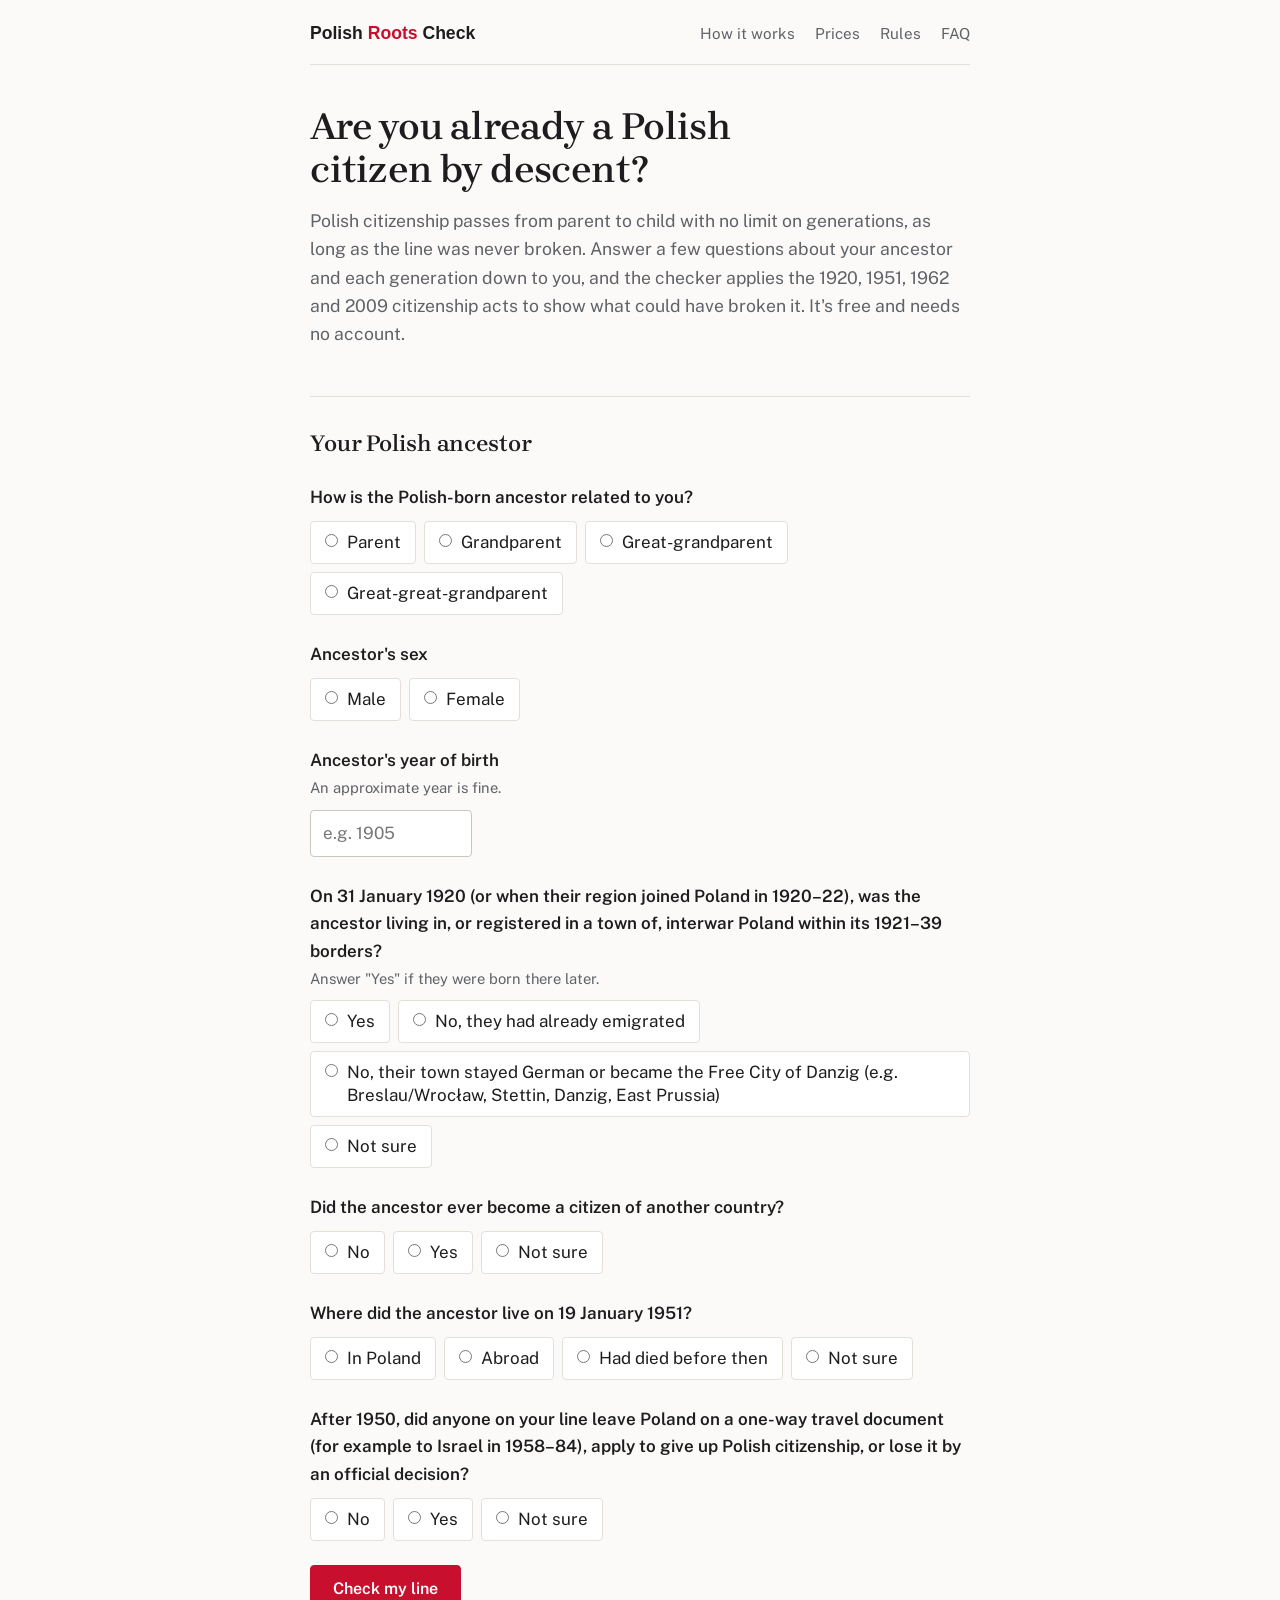
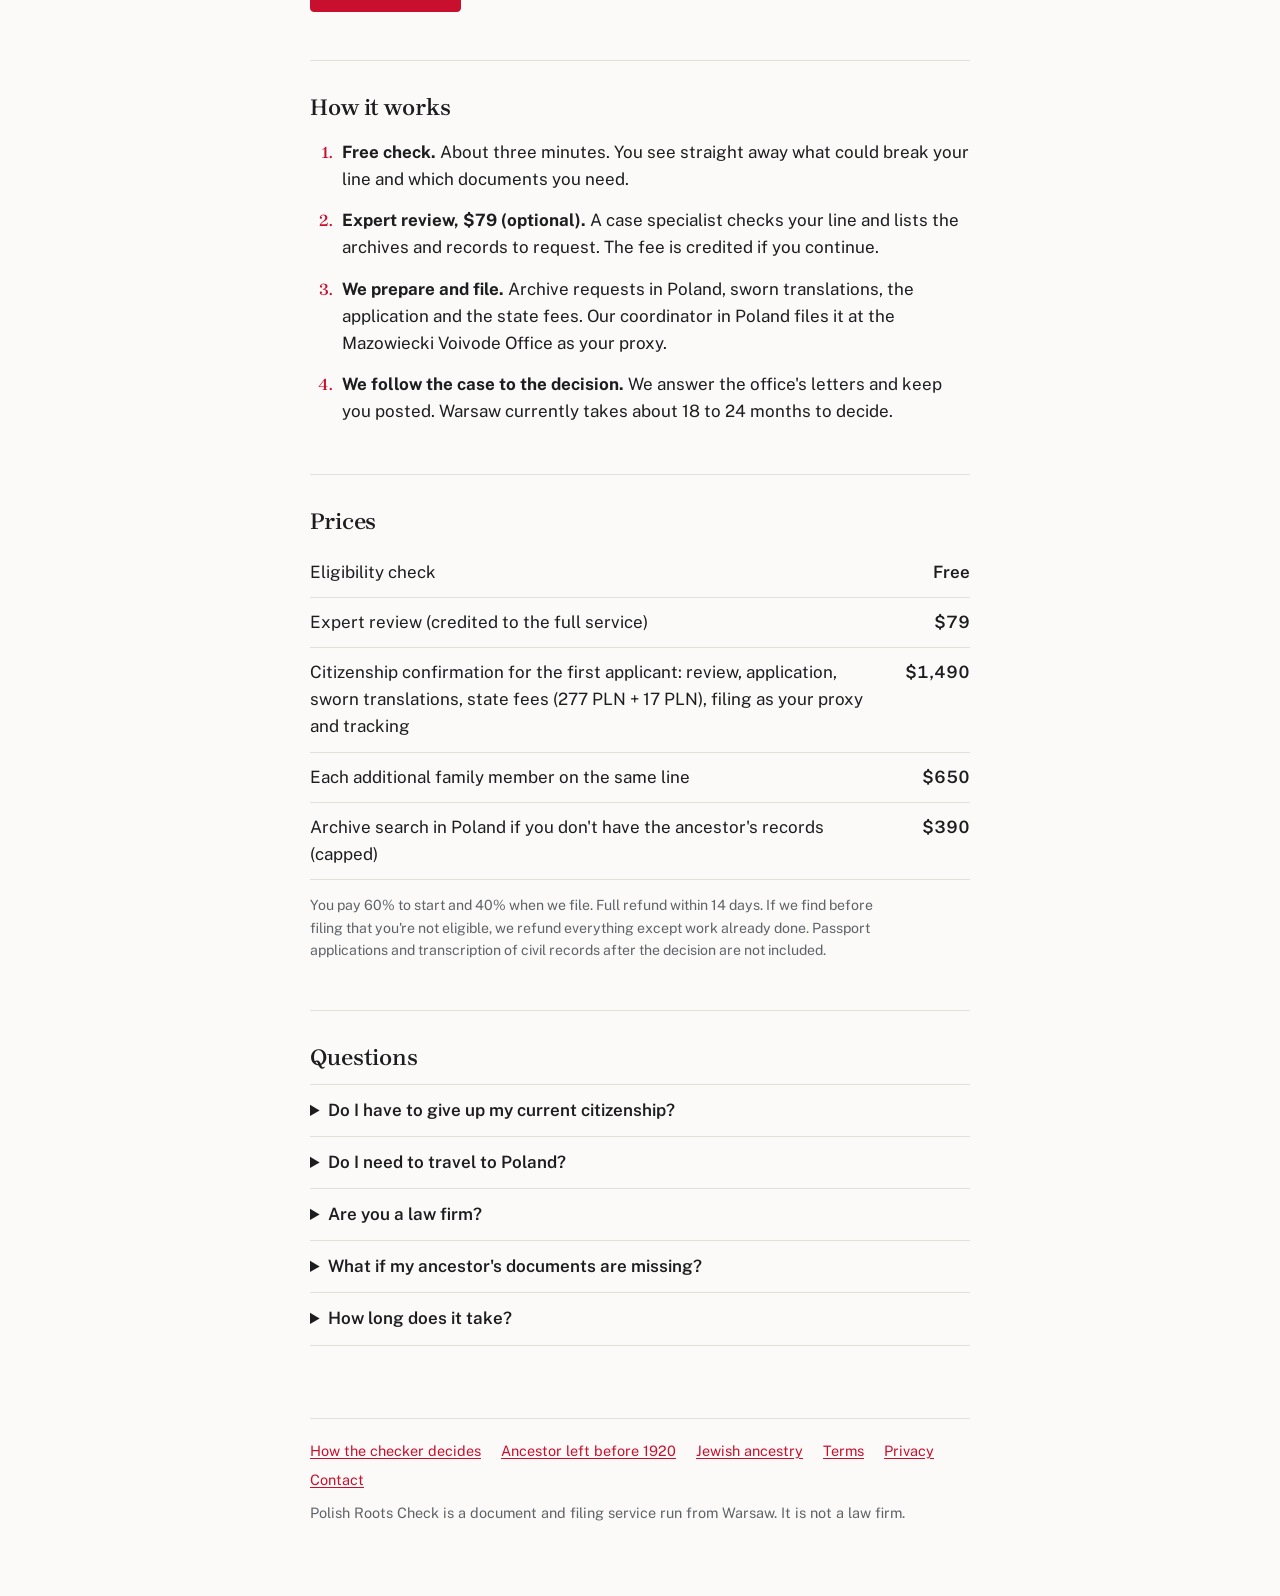
<file: index.html>
<!doctype html>
<html lang="en">
<head>
<meta charset="utf-8">
<meta name="viewport" content="width=device-width, initial-scale=1">
<title>Polish Citizenship by Descent: Free Eligibility Checker</title>
<meta name="description" content="Check in about three minutes whether Polish citizenship passed down to you from a parent, grandparent or great-grandparent. Uses the 1920, 1951, 1962 and 2009 Polish citizenship acts.">
<link rel="canonical" href="https://polishrootscheck.com/">
<link rel="icon" href="/favicon.ico" sizes="48x48">
<link rel="icon" href="/icon-192.png" type="image/png" sizes="192x192">
<link rel="apple-touch-icon" href="/apple-touch-icon.png">
<meta name="theme-color" content="#fbfaf8" media="(prefers-color-scheme: light)">
<meta name="theme-color" content="#141414" media="(prefers-color-scheme: dark)">
<meta property="og:type" content="website">
<meta property="og:site_name" content="Polish Roots Check">
<meta property="og:title" content="Polish Citizenship by Descent: Free Eligibility Checker">
<meta property="og:description" content="Check in about three minutes whether Polish citizenship passed down to you from a parent, grandparent or great-grandparent. Uses the 1920, 1951, 1962 and 2009 Polish citizenship acts.">
<meta property="og:url" content="https://polishrootscheck.com/">
<meta property="og:image" content="https://polishrootscheck.com/og.png">
<meta property="og:image:width" content="1200">
<meta property="og:image:height" content="630">
<meta property="og:image:alt" content="Polish Roots Check: are you already a Polish citizen by descent?">
<meta name="twitter:card" content="summary_large_image">
<script type="application/ld+json">{"@context":"https://schema.org","@graph":[{"@type":"WebSite","name":"Polish Roots Check","url":"https://polishrootscheck.com/"},{"@type":"Organization","name":"Polish Roots Check","url":"https://polishrootscheck.com/","logo":"https://polishrootscheck.com/icon-512.png","email":"polishrootscheck@gmail.com"}]}</script>
<link rel="preload" href="fonts/brygada-1918-latin.woff2" as="font" type="font/woff2" crossorigin>
<link rel="stylesheet" href="site.css">
</head>
<body>
<div class="wrap">
<header class="top"><a class="brand" href="./">Polish <span>Roots</span> Check</a><nav><a href="#how">How it works</a><a href="#pricing">Prices</a><a href="rules.html">Rules</a><a href="#faq">FAQ</a></nav></header>

<h1>Are you already a Polish citizen by descent?</h1>
<p class="lead">Polish citizenship passes from parent to child with no limit on generations, as long as the line was never broken. Answer a few questions about your ancestor and each generation down to you, and the checker applies the 1920, 1951, 1962 and 2009 citizenship acts to show what could have broken it. It's free and needs no account.</p>

<form id="f" autocomplete="off">
<section class="part">
<h2>Your Polish ancestor</h2>
<label class="q">How is the Polish-born ancestor related to you?</label>
<div class="opts">
<label><input type="radio" name="rel" value="1">Parent</label>
<label><input type="radio" name="rel" value="2">Grandparent</label>
<label><input type="radio" name="rel" value="3">Great-grandparent</label>
<label><input type="radio" name="rel" value="4">Great-great-grandparent</label>
</div>
<label class="q">Ancestor's sex</label>
<div class="opts"><label><input type="radio" name="a_sex" value="m">Male</label><label><input type="radio" name="a_sex" value="f">Female</label></div>
<label class="q">Ancestor's year of birth <span class="hint">An approximate year is fine.</span></label>
<input type="number" name="a_by" min="1840" max="2010" placeholder="e.g. 1905">
<label class="q">On 31 January 1920 (or when their region joined Poland in 1920–22), was the ancestor living in, or registered in a town of, interwar Poland within its 1921–39 borders? <span class="hint">Answer "Yes" if they were born there later.</span></label>
<div class="opts">
<label><input type="radio" name="a_1920" value="yes">Yes</label>
<label><input type="radio" name="a_1920" value="emig">No, they had already emigrated</label>
<label><input type="radio" name="a_1920" value="german">No, their town stayed German or became the Free City of Danzig (e.g. Breslau/Wrocław, Stettin, Danzig, East Prussia)</label>
<label><input type="radio" name="a_1920" value="unsure">Not sure</label>
</div>
<div id="partWrap" class="hide">
<label class="q">Which region did they come from?</label>
<div class="opts">
<label><input type="radio" name="a_part" value="austria">Galicia (Kraków, Tarnów, Rzeszów, Przemyśl, Lwów…)</label>
<label><input type="radio" name="a_part" value="russia">Russian partition (Warsaw, Łódź, Lublin, Białystok, Wilno…)</label>
<label><input type="radio" name="a_part" value="prussia">Prussian partition (Poznań, Pomerania…)</label>
<label><input type="radio" name="a_part" value="unsure">Not sure</label>
</div>
</div>
<label class="q">Did the ancestor ever become a citizen of another country?</label>
<div class="opts">
<label><input type="radio" name="a_nat" value="no">No</label>
<label><input type="radio" name="a_nat" value="yes">Yes</label>
<label><input type="radio" name="a_nat" value="unsure">Not sure</label>
</div>
<div id="aNatYear" class="hide"><label class="q">Year they became a citizen there</label><input type="number" name="a_ny" min="1850" max="2030" placeholder="e.g. 1938"></div>
<div id="aMale" class="hide">
<label class="q">Did he serve in a foreign army before 19 January 1951?</label>
<div class="opts"><label><input type="radio" name="a_army" value="no">No</label><label><input type="radio" name="a_army" value="ww2">Yes, in Allied forces in World War II</label><label><input type="radio" name="a_army" value="other">Yes, other service</label><label><input type="radio" name="a_army" value="unsure">Not sure</label></div>
</div>
<div id="aFemale" class="hide">
<label class="q">Did she marry a man who was not a Polish citizen before 19 January 1951?</label>
<div class="opts"><label><input type="radio" name="a_mar" value="no">No</label><label><input type="radio" name="a_mar" value="yes">Yes</label><label><input type="radio" name="a_mar" value="unsure">Not sure</label></div>
<div id="aMarWrap" class="hide">
<label class="q">His citizenship at the marriage</label>
<div class="opts"><label><input type="radio" name="a_hc" value="us">USA</label><label><input type="radio" name="a_hc" value="ca">Canada</label><label><input type="radio" name="a_hc" value="uk">UK</label><label><input type="radio" name="a_hc" value="au">Australia</label><label><input type="radio" name="a_hc" value="arbr">Argentina or Brazil</label><label><input type="radio" name="a_hc" value="other">Other</label></div>
<label class="q">Year of the marriage</label><input type="number" name="a_my" min="1880" max="1951" placeholder="e.g. 1931">
</div>
</div>
<label class="q">Where did the ancestor live on 19 January 1951?</label>
<div class="opts"><label><input type="radio" name="a_1951" value="poland">In Poland</label><label><input type="radio" name="a_1951" value="abroad">Abroad</label><label><input type="radio" name="a_1951" value="died">Had died before then</label><label><input type="radio" name="a_1951" value="unsure">Not sure</label></div>
<div id="ethWrap" class="hide">
<label class="q">Nationality recorded for the ancestor in Polish documents</label>
<div class="opts"><label><input type="radio" name="a_eth" value="pl">Polish or Jewish</label><label><input type="radio" name="a_eth" value="min">Ukrainian, Belarusian, Lithuanian, Russian, Latvian, Estonian or German</label><label><input type="radio" name="a_eth" value="unsure">Not sure</label></div>
</div>
<label class="q">After 1950, did anyone on your line leave Poland on a one-way travel document (for example to Israel in 1958–84), apply to give up Polish citizenship, or lose it by an official decision?</label>
<div class="opts"><label><input type="radio" name="post51" value="no">No</label><label><input type="radio" name="post51" value="yes">Yes</label><label><input type="radio" name="post51" value="unsure">Not sure</label></div>
</section>

<section class="part hide" id="lineCard">
<h2>Each generation down to you</h2>
<p class="intro">Start with the ancestor's child on your line and finish with yourself.</p>
<div class="line">
<div class="node anc"><b>Your Polish ancestor</b><span>Answered above</span></div>
<div id="gens"></div>
</div>
</section>

<div class="row"><button type="submit">Check my line</button><span id="err" role="alert"></span></div>
</form>

<section id="res" class="result hide" aria-live="polite">
<p id="verdict" class="verdict"></p>
<div id="reasons"></div>
<h2>Documents you will need</h2>
<ul id="docs"></ul>
<h2>What you can do next</h2>
<div id="pkgBox" class="offer hide">
<p><span class="price">$1,490</span> for the whole confirmation</p>
<p>We do the eligibility review, archive requests, sworn translations, the application and the state fees, file it in Poland as your proxy, and follow the case until the decision. Each additional family member on the same line is $650. You pay 60% ($894) to start and the rest when we file. You can cancel within 14 days for a full refund, and if we find before filing that your line doesn't qualify, we refund everything except work already done.</p>
<div class="row"><a id="pkgLink" class="btn" href="#">Pay $894 and start my case</a></div>
<p class="small">Not sure yet? Start with the $79 review below<span id="callWrap" class="hide">, or <a id="callLink" href="#">book a free 15-minute call with a case coordinator</a></span>.</p>
</div>
<div class="offer">
<p><span class="price">$79</span> for an expert review</p>
<p>A citizenship case specialist checks your line against the 1920 to 2009 acts and sends you the risk points and the exact records to request, within 5 business days. The $79 is credited in full if you go on to the $1,490 service.</p>
<div class="row"><a id="payLink" class="btn sec hide" href="#">Order the $79 review</a></div>
</div>
<div class="offer">
<p><b>Get this result by e-mail</b></p>
<form id="lead">
<input type="email" name="email" required placeholder="you@example.com" aria-label="Your e-mail">
<label class="check"><input type="checkbox" name="consent" required><span>Send me my result and up to 3 follow-up e-mails about Polish citizenship confirmation. I can unsubscribe at any time.</span></label>
<label class="check"><input type="checkbox" name="memo"><span>I'm interested in the $79 expert review.</span></label>
<div class="row"><button type="submit" class="sec">E-mail me my result</button><span id="leadMsg" class="small"></span></div>
</form>
</div>
<p class="small">This is general information, not legal advice. We are a document and filing service, not a law firm. If you want a legal opinion or court representation, you can hire an independent Polish attorney directly; we take no fees from attorneys.</p>
</section>

<section class="part" id="how">
<h2>How it works</h2>
<ol class="steps">
<li><b>Free check.</b> About three minutes. You see straight away what could break your line and which documents you need.</li>
<li><b>Expert review, $79 (optional).</b> A case specialist checks your line and lists the archives and records to request. The fee is credited if you continue.</li>
<li><b>We prepare and file.</b> Archive requests in Poland, sworn translations, the application and the state fees. Our coordinator in Poland files it at the Mazowiecki Voivode Office as your proxy.</li>
<li><b>We follow the case to the decision.</b> We answer the office's letters and keep you posted. Warsaw currently takes about 18 to 24 months to decide.</li>
</ol>
</section>

<section class="part" id="pricing">
<h2>Prices</h2>
<table>
<tr><td>Eligibility check</td><td>Free</td></tr>
<tr><td>Expert review (credited to the full service)</td><td>$79</td></tr>
<tr><td>Citizenship confirmation for the first applicant: review, application, sworn translations, state fees (277 PLN + 17 PLN), filing as your proxy and tracking</td><td>$1,490</td></tr>
<tr><td>Each additional family member on the same line</td><td>$650</td></tr>
<tr><td>Archive search in Poland if you don't have the ancestor's records (capped)</td><td>$390</td></tr>
</table>
<p class="small">You pay 60% to start and 40% when we file. Full refund within 14 days. If we find before filing that you're not eligible, we refund everything except work already done. Passport applications and transcription of civil records after the decision are not included.</p>
</section>

<section class="part" id="faq">
<h2>Questions</h2>
<details><summary>Do I have to give up my current citizenship?</summary><p>No. Poland allows dual citizenship, and you are confirming a citizenship you already hold by descent.</p></details>
<details><summary>Do I need to travel to Poland?</summary><p>No. Your proxy in Poland files the application. You sign a power of attorney and send original or certified documents by courier.</p></details>
<details><summary>Are you a law firm?</summary><p>No. We are a document and filing service. Polish law allows any adult to act as your proxy in this administrative procedure. If you want a legal opinion or court representation, you can hire an independent Polish attorney directly; we take no fees from attorneys.</p></details>
<details><summary>What if my ancestor's documents are missing?</summary><p>Most records can be found in Polish civil and church archives. Our capped archive search covers the request, the fees and the follow-up.</p></details>
<details><summary>How long does it take?</summary><p>We prepare and file within about 4 to 8 weeks of receiving your documents. The Mazowiecki Voivode Office then takes around 18 to 24 months to decide.</p></details>
</section>

<footer><nav><a href="rules.html">How the checker decides</a><a href="before-1920.html">Ancestor left before 1920</a><a href="jewish-ancestry.html">Jewish ancestry</a><a href="terms.html">Terms</a><a href="privacy.html">Privacy</a><a id="contactLink" href="#">Contact</a></nav>Polish Roots Check is a document and filing service run from Warsaw. It is not a law firm.</footer>
</div>

<script>
// Pilot configuration: LOG_URL = Google Apps Script web-app URL (see apps-script.gs); PAY_URL = Stripe Payment Link for the $79 memo.
const LOG_URL = "https://script.google.com/macros/s/AKfycbxQ4UatSdx2FdztQOxNPfzv75vt7rLSq8CB-gprDk-rf0ka2Uf_zm69VwCmo4YrUH9ujw/exec";
const PAY_URL = "https://buy.stripe.com/7sY28r1br0Xj0V50gl2Ji00";      // $79 expert eligibility review
const PAY_PKG_URL = "https://buy.stripe.com/14A28r4nDfSdbzJ4wB2Ji01";  // $894 package deposit (60% of $1,490)
const CONTACT_EMAIL = "polishrootscheck@gmail.com";
const CALL_URL = "";     // optional: coordinator's free 15-min booking link (e.g., Calendly)
if (CONTACT_EMAIL) document.getElementById("contactLink").href = "mailto:" + CONTACT_EMAIL;
const VARIANT = new URLSearchParams(location.search).get("src") || document.referrer.split("/")[2] || "direct";

const f = document.getElementById("f");
const val = n => { const el = f.querySelector(`[name="${n}"]:checked`) || f.querySelector(`[name="${n}"]:not([type=radio])`); return el ? el.value : ""; };
const show = (id, on) => document.getElementById(id).classList.toggle("hide", !on);
const ordinal = ["your parent", "your grandparent", "your great-grandparent"];
const cap = t => t.charAt(0).toUpperCase() + t.slice(1);

function genLabel(i, n) { // i = 1..n, n = generations (rel); generation n is the user
  if (i === n) return "You";
  return cap(ordinal[n - i - 1]) + (i === 1 ? " (the ancestor's child)" : "");
}
const radios = (name, opts) => `<div class="opts">${opts.map(([v, t]) => `<label><input type="radio" name="${name}" value="${v}">${t}</label>`).join("")}</div>`;

function renderGens() {
  const n = +val("rel"); const box = document.getElementById("gens");
  show("lineCard", n > 0); if (!n) return;
  const old = {}; box.querySelectorAll("input").forEach(el => { if (el.type === "radio") { if (el.checked) old[el.name] = el.value; } else old[el.name] = el.value; });
  let h = "";
  for (let i = 1; i <= n; i++) {
    h += `<div class="gen" data-i="${i}"><b>${genLabel(i, n)}</b>
<label class="q">Year of birth</label><input type="number" name="g${i}_by" min="1860" max="2026">
<label class="q">Sex</label>${radios(`g${i}_sex`, [["m", "Male"], ["f", "Female"]])}
<div class="pre20 hide"><label class="q">Born inside interwar Poland's borders?</label>${radios(`g${i}_pl`, [["yes", "Yes"], ["no", "No, born abroad"], ["unsure", "Not sure"]])}</div>
<div class="pre51 hide">
<label class="q">Was the other parent also a Polish citizen?</label>${radios(`g${i}_op`, [["yes", "Yes"], ["no", "No"], ["unsure", "Not sure"]])}
<label class="q">Were the parents married at the time of birth?</label>${radios(`g${i}_mw`, [["yes", "Yes"], ["no", "No"], ["unsure", "Not sure"]])}
<label class="q">Before 19 January 1951, did this person…</label>${radios(`g${i}_ev`, [["no", "None of these"], ["childnat", "Get another citizenship as a child when a parent naturalised"], ["nat", "Naturalise as an adult"], ["ww2", "Serve in Allied forces in WWII"], ["army", "Serve in another foreign army"], ["mar", "Marry a non-Polish man"], ["unsure", "Not sure"]])}
</div>
<div class="mid hide"><label class="q">Was the other parent a Polish citizen?</label>${radios(`g${i}_op51`, [["yes", "Yes"], ["no", "No"], ["unsure", "Not sure"]])}</div>
</div>`;
  }
  box.innerHTML = h;
  Object.entries(old).forEach(([k, v]) => { const r = box.querySelector(`[name="${k}"][value="${v}"]`); if (r) r.checked = true; else { const t = box.querySelector(`[name="${k}"]:not([type=radio])`); if (t) t.value = v; } });
  toggleGen();
}
function toggleGen() {
  document.querySelectorAll(".gen").forEach(g => { const i = g.dataset.i; const by = +val(`g${i}_by`);
    g.querySelector(".pre20").classList.toggle("hide", !(by && by < 1920));
    g.querySelector(".pre51").classList.toggle("hide", !(by && by < 1951));
    g.querySelector(".mid").classList.toggle("hide", !(by && by >= 1951 && by <= 1962)); });
}
function toggleTop() {
  show("partWrap", val("a_1920") === "emig"); show("aNatYear", val("a_nat") === "yes");
  show("aMale", val("a_sex") === "m"); show("aFemale", val("a_sex") === "f"); show("aMarWrap", val("a_mar") === "yes");
  show("ethWrap", val("a_1951") === "abroad" || val("a_1951") === "unsure");
}
f.addEventListener("change", e => { if (e.target.name === "rel") renderGens(); toggleTop(); if (/^g\d+_by$/.test(e.target.name)) toggleGen(); });
f.addEventListener("input", e => { if (/^g\d+_by$/.test(e.target.name)) toggleGen(); });

// Year a man exempted by Polish military-service liability lost citizenship after naturalising (1920 Act art. 11 as amended 1932; NSA II OSK 2052/13, II OSK 50/10).
function militaryEnd(by) { if (by <= 1887) return by + 50; if (by <= 1889) return by + 60; if (by <= 1900) return 1950; return null; }

function assess() {
  const n = +val("rel"), aBy = +val("a_by"), out = { block: [], review: [], info: [] };
  const A = val("a_1920"), sexA = val("a_sex");
  if (!n || !sexA || !aBy || !A || !val("a_nat") || !val("a_1951")) return null;
  let lossYear = null;
  const lose = y => { if (y && (lossYear === null || y < lossYear)) lossYear = y; };
  // 1. Was the ancestor ever a Polish citizen?
  if (A === "german") out.block.push("Towns that stayed German (e.g., Breslau/Wrocław, Stettin, East Prussia) or in the Free City of Danzig between the wars: their people were German or Danzig citizens, not Polish citizens.");
  if (A === "emig") {
    const part = val("a_part");
    out.review.push("The ancestor emigrated before Polish citizenship existed (31 January 1920). Emigrants still became Polish if they stayed registered at home: " +
      (part === "austria" ? "for Galicia, through the right of domicile (prawo przynależności) in a town now in Poland" : part === "russia" ? "for the Russian partition, through entry in the population books (księgi ludności) of the Kingdom of Poland or registration in a commune" : "through registration in a commune or population books, depending on the partition") +
      ", and only if they held no other citizenship before 1920. Archive extracts decide this.");
  }
  if (A === "unsure") out.review.push("We need proof the ancestor was a Polish citizen after 1920 (Polish passport, ID, military booklet, population-book or commune registration).");
  // 2. Naturalisation
  const nat = val("a_nat"), ny = +val("a_ny");
  if (nat === "yes") {
    if (!ny) out.review.push("The year of naturalisation decides eligibility: before 19 January 1951 it usually ended Polish citizenship; from then on it did not.");
    else if (ny < 1920) out.block.push(`The ancestor became a citizen of another country in ${ny}, before Polish citizenship existed, so under the 1920 Act they never became Polish.`);
    else if (ny === 1951) out.review.push("Naturalisation in 1951: only 1–18 January 1951 counts as before the 1951 Act; the exact date decides.");
    else if (ny < 1951) {
      const age = ny - aBy, max = ny >= 1939 ? 60 : 50;
      if (sexA === "f") lose(ny);
      else if (age < 17) out.review.push(`He became a foreign citizen in ${ny} as a child (about ${age}); the outcome depends on his father's naturalisation and the rules for minors.`);
      else if (age <= max) {
        const end = militaryEnd(aBy);
        if (ny === 1938) out.review.push("Naturalisation in 1938: the exempt age range changed in September 1938; the exact date matters.");
        if (end) { lose(Math.max(end, ny)); out.review.push(`He naturalised in ${ny} at about ${age} while still liable to Polish military service, so he stayed Polish only until that liability ended (about ${Math.max(end, ny)}). Children born before then, and adult by then, keep the line.`); }
        else out.review.push(`He naturalised in ${ny} at about ${age} while liable to Polish military service; that liability lasted past 19 January 1951, so this naturalisation did not end his Polish citizenship. His naturalisation certificate must show the date.`);
      } else lose(ny);
    }
  } else if (nat === "unsure") out.review.push("Find out if and when the ancestor naturalised (US: USCIS/NARA records; UK, Canada, Australia: national archives). Naturalisation on or after 19 January 1951 does not matter.");
  // 3. Army, marriage
  const army = val("a_army");
  if (sexA === "m" && army === "ww2") out.info.push("Service in Allied forces in World War II is generally not treated as a break; keep his discharge papers.");
  if (sexA === "m" && army === "other") out.review.push("Foreign military service before 19 January 1951 (other than Allied WWII service) could end Polish citizenship; the dates and whether it was compulsory matter.");
  if (sexA === "m" && army === "unsure") out.review.push("Check for foreign military service before 1951 (draft cards, discharge papers).");
  if (sexA === "f" && val("a_mar") === "yes") {
    const hc = val("a_hc"), my = +val("a_my");
    const autoUntil = { us: 1922, ca: 1946, uk: 1948, au: 1948 }[hc];
    const borderline = (hc === "us" && my === 1922) || (hc === "au" && my === 1949);
    if (!hc || !my || hc === "other") out.review.push("Before 1951 a Polish woman lost Polish citizenship if marrying gave her the husband's citizenship automatically; that depends on his country and the year.");
    else if (hc === "arbr") out.info.push("Argentina and Brazil never gave wives the husband's citizenship automatically, so the marriage did not end hers.");
    else if (borderline) out.review.push(`Marriage in ${my}: the ${hc === "us" ? "US rule changed on 22 September 1922" : "Australian rule changed on 26 January 1949"}; the exact date decides.`);
    else if (my <= autoUntil) { if (my < 1920) out.block.push(`She married a foreign citizen in ${my} and took his citizenship automatically, before Polish citizenship existed, so she never became Polish.`); else { lose(my); out.review.push(`Marrying in ${my} gave her the husband's citizenship automatically, which ended her Polish citizenship then. Her loss did not pass to her children, but children born in wedlock took the father's citizenship anyway before 1951.`); } }
  }
  if (sexA === "f" && val("a_mar") === "unsure") out.review.push("Check whether she married a non-Polish citizen before 1951, and his country and the year.");
  // 4. 1951 Act art. 4
  const w51 = val("a_1951"), eth = val("a_eth");
  if (w51 === "abroad" && eth === "min") out.block.push("Under art. 4 of the 1951 Act, Polish citizens living abroad on 19 January 1951 who were of Ukrainian, Belarusian, Lithuanian, Russian, Latvian, Estonian or German nationality were not kept as Polish citizens.");
  else if ((w51 === "abroad" && eth !== "pl") || (w51 === "unsure" && eth === "min")) out.review.push("Art. 4 of the 1951 Act excluded some people living abroad in 1951 (Ukrainian, Belarusian, Lithuanian, Russian, Latvian, Estonian or German nationality); the nationality recorded in Polish documents decides.");
  if (val("post51") === "yes") out.review.push("Leaving after 1950 on a one-way travel document, giving up citizenship with permission, or an official deprivation can end the line; the Israel 1958–84 cases are often won on appeal but need review.");
  // 5. Generations
  let prevSex = sexA, prevLoss = lossYear;
  for (let i = 1; i <= n; i++) {
    const by = +val(`g${i}_by`), sx = val(`g${i}_sex`); if (!by || (i < n && !sx)) return null;
    const you = i === n, who = you ? "you" : ordinal[n - i - 1], Who = cap(who), parent = prevSex === "m" ? "father" : "mother";
    const bornPre = you ? "You were born" : `${Who} was born`;
    let curLoss = null;
    if (by < 1920) { const pl = val(`g${i}_pl`);
      if (pl === "no") out.block.push(`${bornPre} abroad before 1920 with that country's citizenship from birth, so ${you ? "you" : "they"} never became Polish.`);
      else if (pl !== "yes") out.review.push(`For births before 1920 we need the place of birth: people born abroad before 1920 never became Polish.`); }
    if (prevLoss !== null) {
      if (prevLoss < by) out.block.push(`The Polish ${parent} lost Polish citizenship in about ${prevLoss}, before ${you ? "your" : `${who}'s`} birth in ${by}.`);
      else if (prevLoss === by) out.review.push(`The Polish ${parent}'s loss of citizenship (${prevLoss}) and ${you ? "your" : `${who}'s`} birth fall in the same year; the exact dates decide.`);
      else if (prevSex === "m" && prevLoss - by < 18 && val(`g${i}_mw`) !== "no") out.block.push(`Under art. 13 of the 1920 Act a father's loss of citizenship (about ${prevLoss}) also ended the citizenship of his children under 18; ${who} ${you ? "were" : "was"} about ${prevLoss - by}.`);
    }
    if (by < 1951) {
      const op = val(`g${i}_op`), mw = val(`g${i}_mw`);
      if (prevSex === "f") {
        if (mw === "yes" && op === "yes") out.review.push(`${bornPre} before 1951 in wedlock, so citizenship came through the father, not the Polish mother: run the check again with him as the ancestor.`);
        else if (mw === "yes" && op === "no") out.block.push(`${bornPre} before 1951 in wedlock to a Polish mother and a non-Polish father; before 1951 such children took the father's citizenship.`);
        else if (mw !== "no") out.review.push(`For births before 1951 through a mother we need the marriage record and the father's citizenship.`);
      } else {
        if (mw === "no" && op !== "yes") out.review.push(`${bornPre} before 1951 outside marriage to a Polish father: such children took the mother's citizenship unless the father acknowledged them before age 18 and before 1951.`);
        else if (mw !== "yes" && mw !== "no") out.review.push(`For births before 1951 we need the parents' marriage record.`);
      }
      const ev = val(`g${i}_ev`);
      if (ev === "childnat") { if (sx === "f" && by + 18 < 1951) { curLoss = by + 18; out.review.push(`${Who} got another citizenship as a child through a parent; under the 1920 Act such daughters lost Polish citizenship at 18 (about ${by + 18}) unless the foreign citizenship came from birth.`); } else out.review.push(`${Who} got another citizenship as a child through a parent; the parent's naturalisation and age rules decide whether Polish citizenship continued.`); }
      if (ev === "nat") out.review.push(`Naturalisation as an adult before 1951 by ${who} may have ended Polish citizenship (date, age and military liability decide).`);
      if (ev === "ww2") out.info.push(`WWII service in Allied forces by ${who} is generally not treated as a break.`);
      if (ev === "army") out.review.push(`Other foreign military service before 19 January 1951 by ${who} could break the line; the dates and whether it was compulsory matter.`);
      if (ev === "mar") out.review.push(`Marriage to a non-Polish man before 1951 by ${who}: whether it ended Polish citizenship depends on his country and the year.`);
      if (ev === "unsure") out.review.push(`Check ${you ? "your own" : `${who}'s`} pre-1951 naturalisation, military service and marriage.`);
    } else if (by <= 1962) {
      const op51 = val(`g${i}_op51`);
      if (op51 !== "yes") out.review.push(`${bornPre} between 1951 and August 1962${op51 === "no" ? " to one foreign parent" : ""}; if born abroad, the 1951 Act gave Polish citizenship in that case only where the other country did the same (reciprocity), so this needs review.`);
    }
    prevSex = sx || prevSex; prevLoss = curLoss;
  }
  return out;
}

const DOCS = ["Ancestor's Polish birth or baptism record (we can search Polish archives if you don't have it)",
  "Proof the ancestor was a Polish citizen after 1920: Polish passport, ID, military booklet, or a population-book (księgi ludności) or commune registration extract",
  "Naturalisation record, or a certificate that none exists (US: USCIS genealogy request or NARA)",
  "Birth and marriage certificates for every generation down to you",
  "Military discharge papers for men on the line who served before 1951 (if any)",
  "Your passport; every foreign document needs a sworn Polish translation, which is included in the service"];

function track(type, extra) {
  if (!LOG_URL) return Promise.resolve();
  const body = new URLSearchParams(Object.assign({ type, src: VARIANT, ts: new Date().toISOString() }, extra || {}));
  return fetch(LOG_URL, { method: "POST", mode: "no-cors", body }).catch(() => {});
}
let last = null;
f.addEventListener("submit", e => {
  e.preventDefault();
  const r = assess(); const err = document.getElementById("err");
  if (!r) { err.textContent = "Answer the questions about your ancestor, and give a year of birth and sex for each generation."; return; }
  err.textContent = "";
  const v = document.getElementById("verdict");
  let code;
  if (r.block.length) { code = "unlikely"; v.className = "verdict v-bad"; v.textContent = "Unlikely on this line. Check your other lines too."; }
  else if (r.review.length) { code = "possible"; v.className = "verdict v-warn"; v.textContent = "Possibly eligible: a few points need documents"; }
  else { code = "likely"; v.className = "verdict v-ok"; v.textContent = "Likely eligible: your line looks unbroken"; }
  const li = a => a.map(x => `<li>${x}</li>`).join("");
  document.getElementById("reasons").innerHTML = (r.block.length ? `<h2>What breaks the line</h2><ul>${li(r.block)}</ul>` : "") + (r.review.length ? `<h2>Points to verify</h2><ul>${li(r.review)}</ul>` : "") + (r.info.length ? `<h2>Good to know</h2><ul>${li(r.info)}</ul>` : "") + (code === "unlikely" ? `<p class="small">Each grandparent and great-grandparent is a separate line. If another ancestor was Polish, run the check again for that line.</p>` : "");
  document.getElementById("docs").innerHTML = li(DOCS);
  if (CALL_URL) { document.getElementById("callLink").href = CALL_URL; show("callWrap", true); }
  const pkg = document.getElementById("pkgLink"); show("pkgBox", !!PAY_PKG_URL && code !== "unlikely"); if (PAY_PKG_URL) pkg.href = PAY_PKG_URL;
  const pay = document.getElementById("payLink"); if (PAY_URL && code !== "unlikely") { pay.href = PAY_URL; pay.classList.remove("hide"); } else pay.classList.add("hide");
  show("res", true); document.getElementById("res").scrollIntoView({ behavior: matchMedia("(prefers-reduced-motion: reduce)").matches ? "auto" : "smooth" });
  const answers = {}; new FormData(f).forEach((x, k) => answers[k] = x);
  last = { verdict: code, nblock: r.block.length, nreview: r.review.length, answers: JSON.stringify(answers), reasons: r.block.concat(r.review).join("\n- ") };
  track("result", last);
});
document.getElementById("callLink").addEventListener("click", () => track("call_click", { verdict: last && last.verdict }));
document.getElementById("pkgLink").addEventListener("click", () => track("pkg_click", { verdict: last && last.verdict }));
document.getElementById("payLink").addEventListener("click", () => track("pay_click", { verdict: last && last.verdict }));
document.getElementById("lead").addEventListener("submit", e => {
  e.preventDefault(); const d = new FormData(e.target);
  track("lead", Object.assign({}, last || {}, { email: d.get("email"), memo: d.get("memo") ? "yes" : "no" })).then(() => {
    document.getElementById("leadMsg").textContent = "Sent. Check your inbox, and your spam folder if it isn't there."; e.target.querySelector("button").disabled = true; });
});
track("view");
</script>
</body>
</html>
</file>
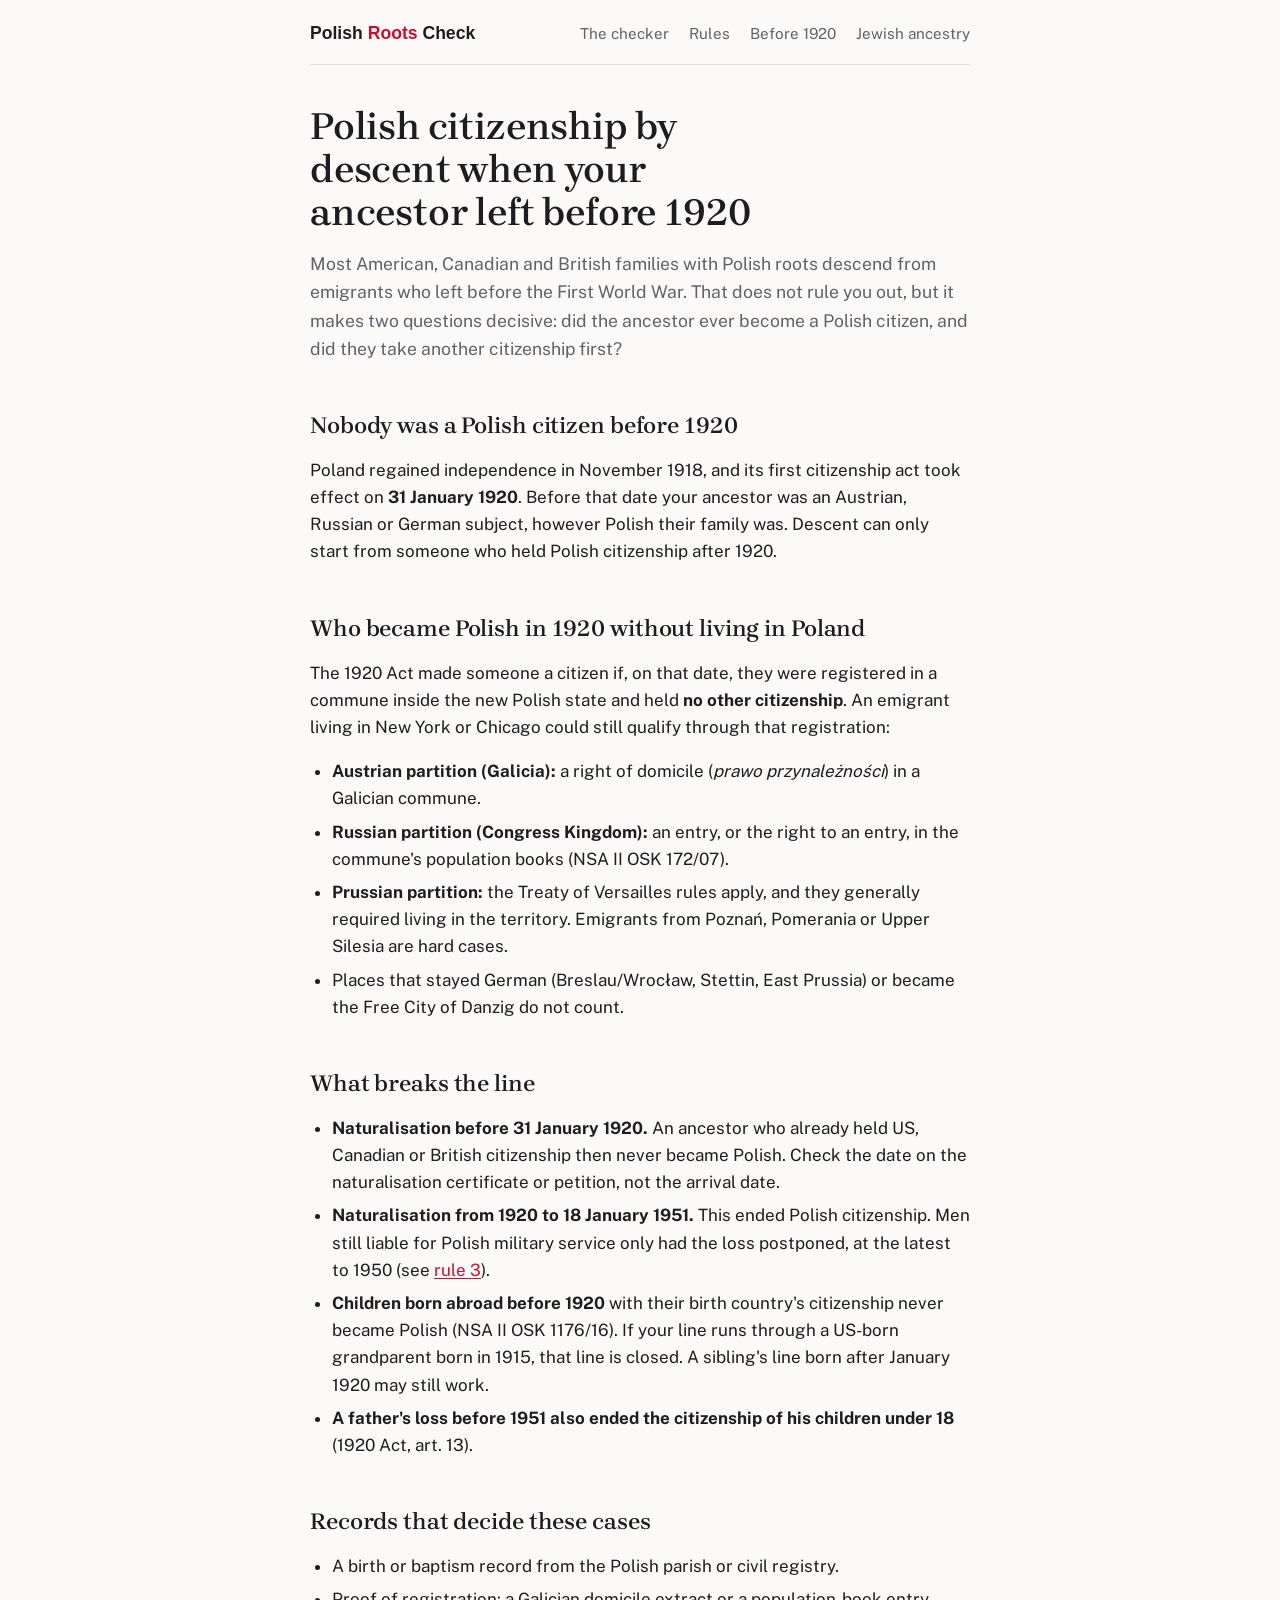
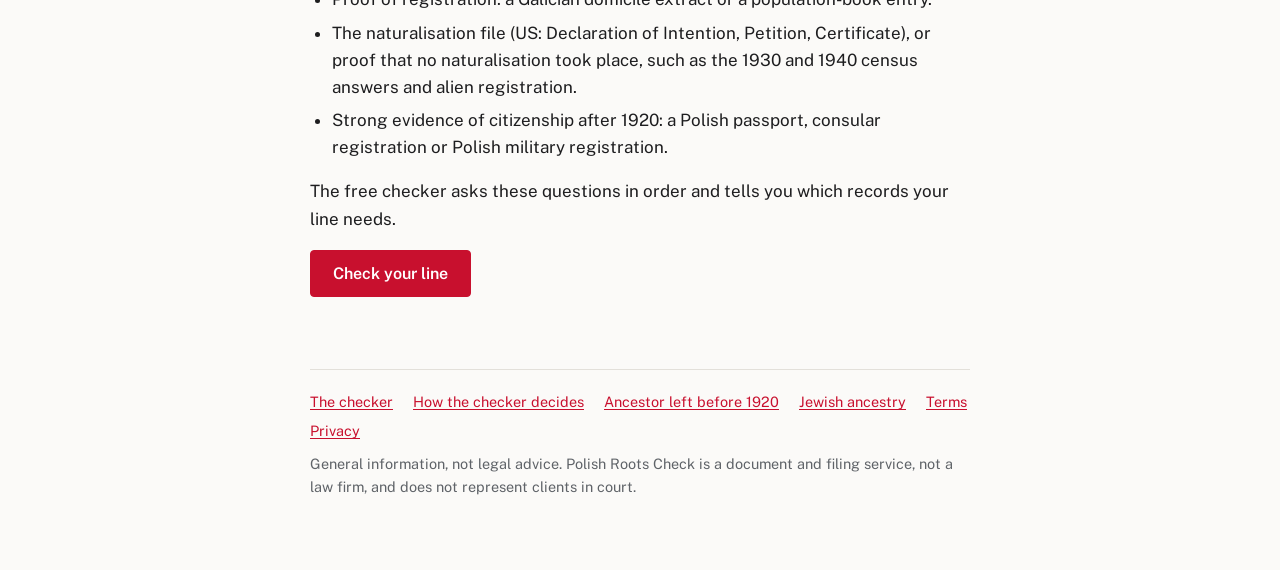
<file: before-1920.html>
<!doctype html>
<html lang="en">
<head>
<meta charset="utf-8">
<meta name="viewport" content="width=device-width, initial-scale=1">
<title>Polish Citizenship by Descent Before 1920: Who Qualifies</title>
<meta name="description" content="Polish citizenship by descent when your ancestor emigrated before 1920: who became a Polish citizen in 1920, what breaks the line, and which records prove it.">
<link rel="canonical" href="https://polishrootscheck.com/before-1920.html">
<link rel="icon" href="/favicon.ico" sizes="48x48">
<link rel="icon" href="/icon-192.png" type="image/png" sizes="192x192">
<link rel="apple-touch-icon" href="/apple-touch-icon.png">
<meta name="theme-color" content="#fbfaf8" media="(prefers-color-scheme: light)">
<meta name="theme-color" content="#141414" media="(prefers-color-scheme: dark)">
<meta property="og:type" content="website">
<meta property="og:site_name" content="Polish Roots Check">
<meta property="og:title" content="Polish Citizenship by Descent Before 1920: Who Qualifies">
<meta property="og:description" content="Polish citizenship by descent when your ancestor emigrated before 1920: who became a Polish citizen in 1920, what breaks the line, and which records prove it.">
<meta property="og:url" content="https://polishrootscheck.com/before-1920.html">
<meta property="og:image" content="https://polishrootscheck.com/og.png">
<meta property="og:image:width" content="1200">
<meta property="og:image:height" content="630">
<meta property="og:image:alt" content="Polish Roots Check: are you already a Polish citizen by descent?">
<meta name="twitter:card" content="summary_large_image">
<link rel="stylesheet" href="site.css">
</head>
<body>
<div class="wrap">
<header class="top"><a class="brand" href="./">Polish <span>Roots</span> Check</a><nav><a href="./#f">The checker</a><a href="rules.html">Rules</a><a href="before-1920.html">Before 1920</a><a href="jewish-ancestry.html">Jewish ancestry</a></nav></header>
<h1>Polish citizenship by descent when your ancestor left before 1920</h1>
<p class="lead">Most American, Canadian and British families with Polish roots descend from emigrants who left before the First World War. That does not rule you out, but it makes two questions decisive: did the ancestor ever become a Polish citizen, and did they take another citizenship first?</p>

<div class="card">
<h2>Nobody was a Polish citizen before 1920</h2>
<p>Poland regained independence in November 1918, and its first citizenship act took effect on <b>31 January 1920</b>. Before that date your ancestor was an Austrian, Russian or German subject, however Polish their family was. Descent can only start from someone who held Polish citizenship after 1920.</p>
</div>

<div class="card">
<h2>Who became Polish in 1920 without living in Poland</h2>
<p>The 1920 Act made someone a citizen if, on that date, they were registered in a commune inside the new Polish state and held <b>no other citizenship</b>. An emigrant living in New York or Chicago could still qualify through that registration:</p>
<ul>
<li><b>Austrian partition (Galicia):</b> a right of domicile (<i>prawo przynależności</i>) in a Galician commune.</li>
<li><b>Russian partition (Congress Kingdom):</b> an entry, or the right to an entry, in the commune's population books (NSA II OSK 172/07).</li>
<li><b>Prussian partition:</b> the Treaty of Versailles rules apply, and they generally required living in the territory. Emigrants from Poznań, Pomerania or Upper Silesia are hard cases.</li>
<li>Places that stayed German (Breslau/Wrocław, Stettin, East Prussia) or became the Free City of Danzig do not count.</li>
</ul>
</div>

<div class="card">
<h2>What breaks the line</h2>
<ul>
<li><b>Naturalisation before 31 January 1920.</b> An ancestor who already held US, Canadian or British citizenship then never became Polish. Check the date on the naturalisation certificate or petition, not the arrival date.</li>
<li><b>Naturalisation from 1920 to 18 January 1951.</b> This ended Polish citizenship. Men still liable for Polish military service only had the loss postponed, at the latest to 1950 (see <a href="rules.html">rule 3</a>).</li>
<li><b>Children born abroad before 1920</b> with their birth country's citizenship never became Polish (NSA II OSK 1176/16). If your line runs through a US-born grandparent born in 1915, that line is closed. A sibling's line born after January 1920 may still work.</li>
<li><b>A father's loss before 1951 also ended the citizenship of his children under 18</b> (1920 Act, art. 13).</li>
</ul>
</div>

<div class="card">
<h2>Records that decide these cases</h2>
<ul>
<li>A birth or baptism record from the Polish parish or civil registry.</li>
<li>Proof of registration: a Galician domicile extract or a population-book entry.</li>
<li>The naturalisation file (US: Declaration of Intention, Petition, Certificate), or proof that no naturalisation took place, such as the 1930 and 1940 census answers and alien registration.</li>
<li>Strong evidence of citizenship after 1920: a Polish passport, consular registration or Polish military registration.</li>
</ul>
<p>The free checker asks these questions in order and tells you which records your line needs.</p>
<p><a class="btn" href="./#f">Check your line</a></p>
</div>
<footer><nav><a href="./">The checker</a><a href="rules.html">How the checker decides</a><a href="before-1920.html">Ancestor left before 1920</a><a href="jewish-ancestry.html">Jewish ancestry</a><a href="terms.html">Terms</a><a href="privacy.html">Privacy</a></nav>General information, not legal advice. Polish Roots Check is a document and filing service, not a law firm, and does not represent clients in court.</footer>
</div>
<script>/* Pass the channel tag (?src=, or the external referrer) on to the checker links so the log shows where visitors came from. */
(function(){var s=new URLSearchParams(location.search).get("src");if(!s&&document.referrer){var h=document.referrer.split("/")[2];if(h&&h!==location.host)s=h;}if(!s)return;document.querySelectorAll('a[href^="./"]').forEach(function(a){var u=new URL(a.getAttribute("href"),location.href);u.searchParams.set("src",s);a.href=u.toString();});})();</script>
</body>
</html>
</file>
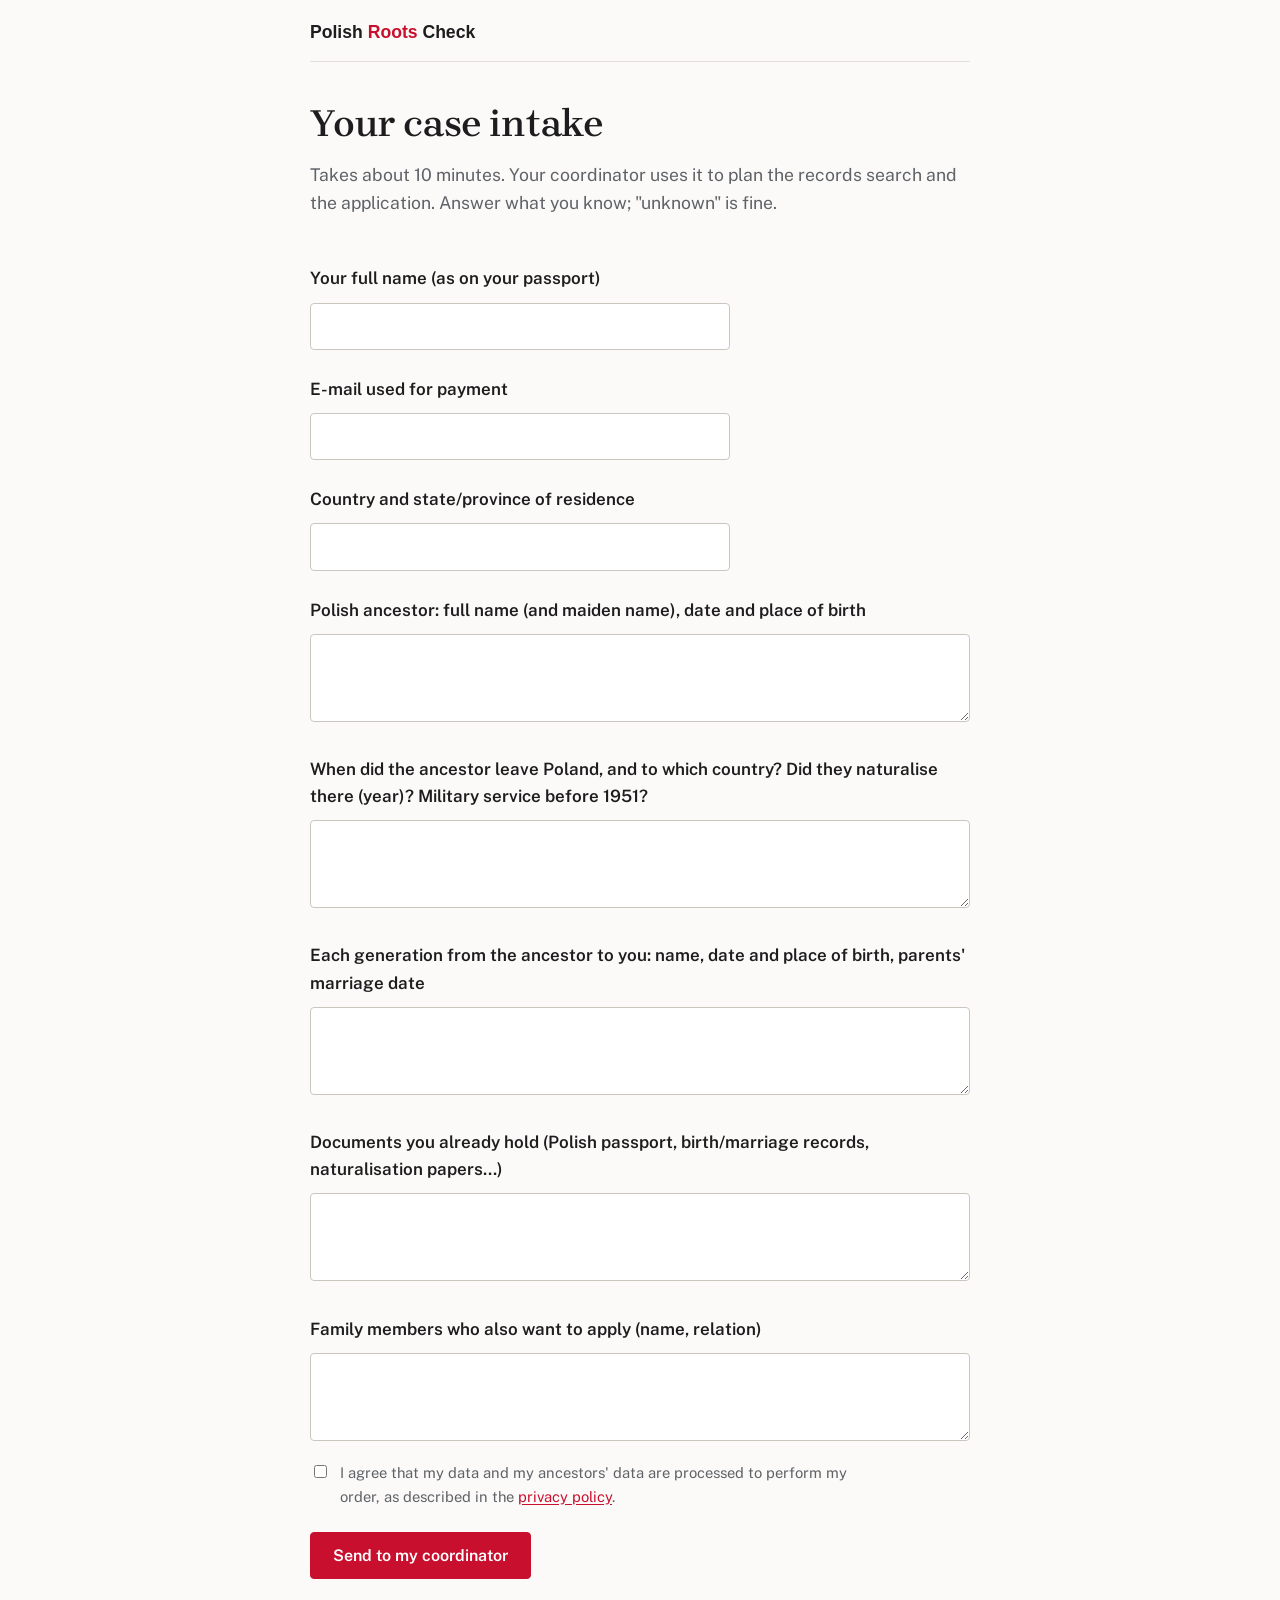
<file: intake.html>
<!doctype html>
<html lang="en">
<head>
<meta charset="utf-8">
<meta name="viewport" content="width=device-width, initial-scale=1">
<title>Case Intake</title>
<meta name="robots" content="noindex">
<link rel="icon" href="/favicon.ico" sizes="48x48">
<link rel="icon" href="/icon-192.png" type="image/png" sizes="192x192">
<link rel="apple-touch-icon" href="/apple-touch-icon.png">
<meta name="theme-color" content="#fbfaf8" media="(prefers-color-scheme: light)">
<meta name="theme-color" content="#141414" media="(prefers-color-scheme: dark)">
<link rel="stylesheet" href="site.css">
</head>
<body>
<div class="wrap">
<header class="top"><a class="brand" href="./">Polish <span>Roots</span> Check</a></header>
<h1>Your case intake</h1>
<p class="lead">Takes about 10 minutes. Your coordinator uses it to plan the records search and the application. Answer what you know; "unknown" is fine.</p>
<form id="intake" class="card">
<label class="q">Your full name (as on your passport)</label><input type="text" name="name" required>
<label class="q">E-mail used for payment</label><input type="email" name="email" required>
<label class="q">Country and state/province of residence</label><input type="text" name="residence" required>
<label class="q">Polish ancestor: full name (and maiden name), date and place of birth</label><textarea name="ancestor" required></textarea>
<label class="q">When did the ancestor leave Poland, and to which country? Did they naturalise there (year)? Military service before 1951?</label><textarea name="ancestor_events"></textarea>
<label class="q">Each generation from the ancestor to you: name, date and place of birth, parents' marriage date</label><textarea name="line" required></textarea>
<label class="q">Documents you already hold (Polish passport, birth/marriage records, naturalisation papers…)</label><textarea name="documents"></textarea>
<label class="q">Family members who also want to apply (name, relation)</label><textarea name="family"></textarea>
<label class="check"><input type="checkbox" name="consent" required><span>I agree that my data and my ancestors' data are processed to perform my order, as described in the <a href="privacy.html">privacy policy</a>.</span></label>
<div class="row"><button type="submit">Send to my coordinator</button><span id="msg" class="small"></span></div>
</form>
</div>
<script>
const LOG_URL = "https://script.google.com/macros/s/AKfycbxQ4UatSdx2FdztQOxNPfzv75vt7rLSq8CB-gprDk-rf0ka2Uf_zm69VwCmo4YrUH9ujw/exec"; // same Apps Script URL as index.html
document.getElementById("intake").addEventListener("submit", e => {
  e.preventDefault(); const d = new URLSearchParams(new FormData(e.target)); d.set("type", "intake"); d.set("ts", new Date().toISOString());
  const done = () => { document.getElementById("msg").textContent = "Received. Your coordinator will reply within 1 business day."; e.target.querySelector("button").disabled = true; };
  if (!LOG_URL) return done();
  fetch(LOG_URL, { method: "POST", mode: "no-cors", body: d }).then(done, done);
});
</script>
</body>
</html>
</file>
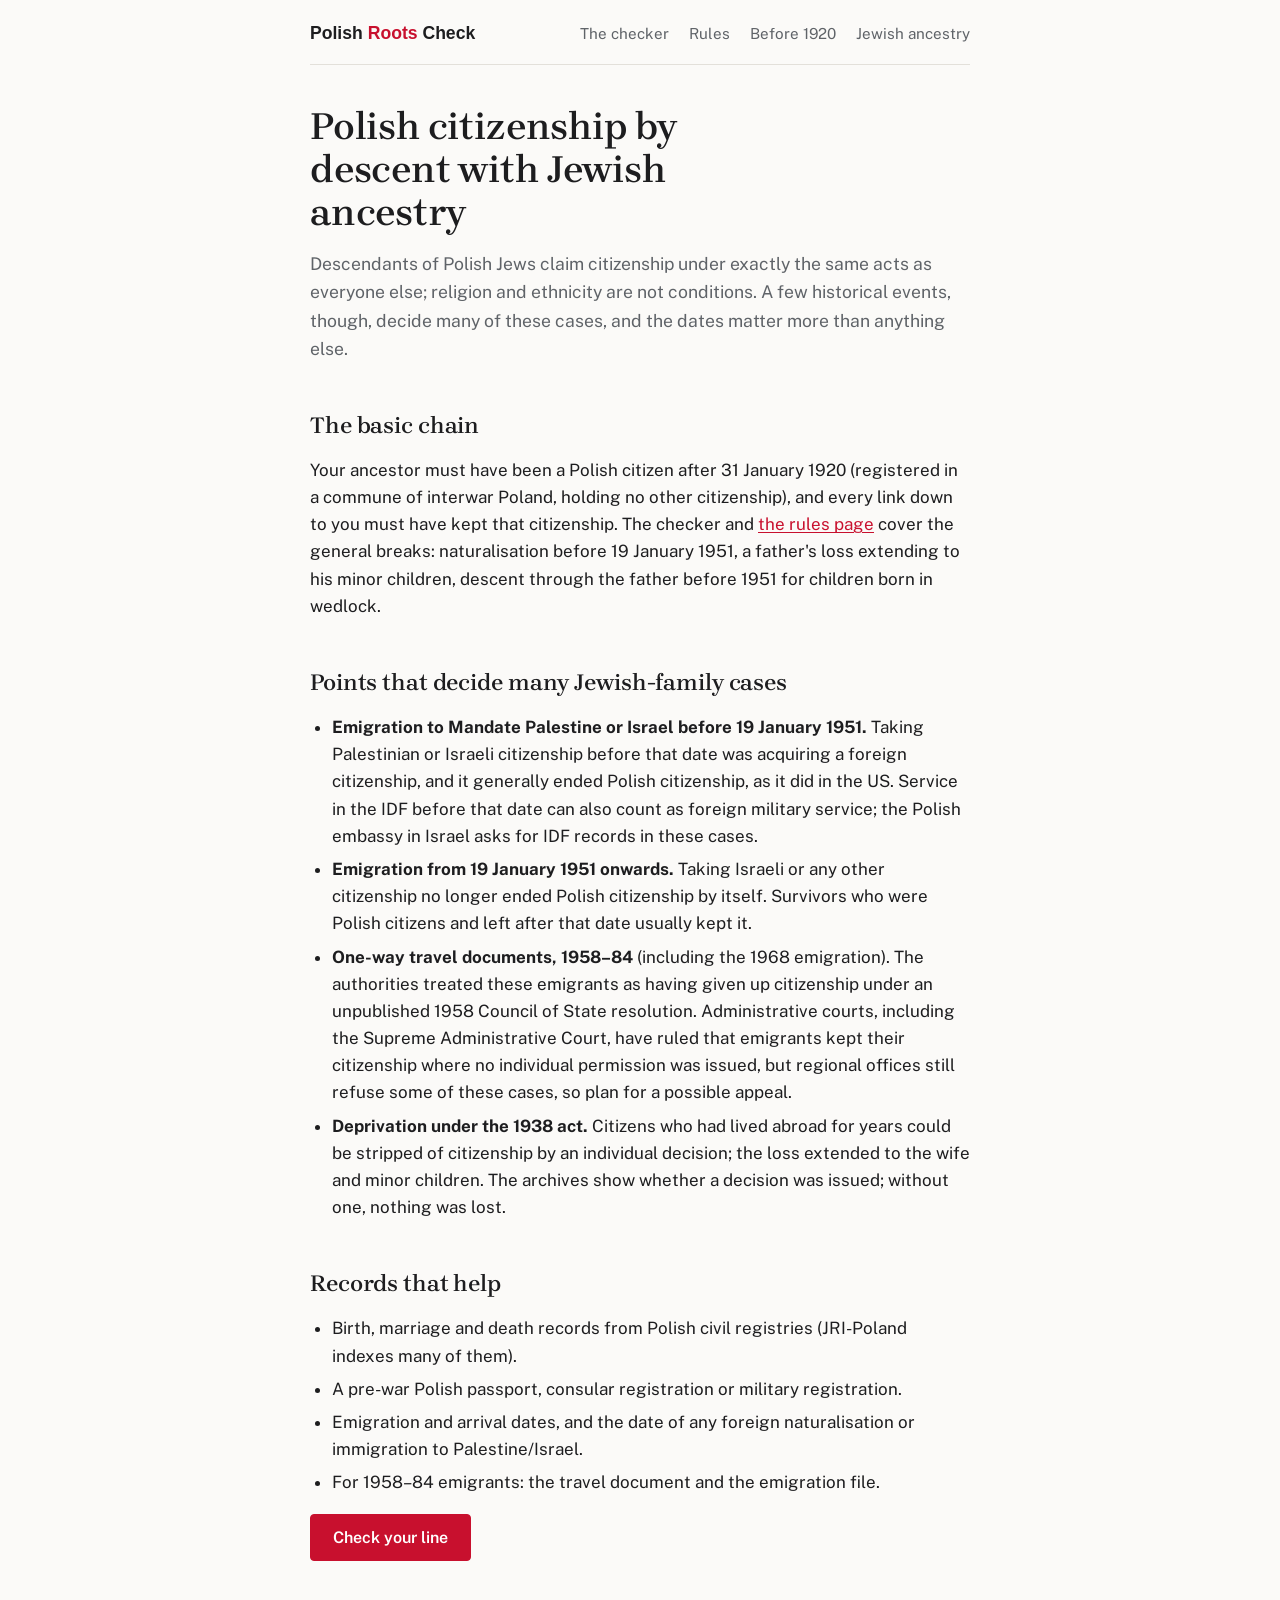
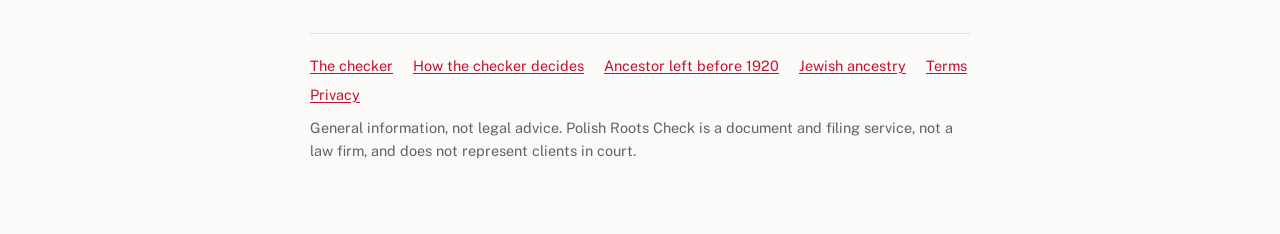
<file: jewish-ancestry.html>
<!doctype html>
<html lang="en">
<head>
<meta charset="utf-8">
<meta name="viewport" content="width=device-width, initial-scale=1">
<title>Polish Citizenship by Descent for Jewish Ancestry</title>
<meta name="description" content="Polish citizenship by descent for descendants of Polish Jews: the same rules as everyone else, plus the points that decide many cases (Mandate Palestine before 1951, the IDF, the 1938 deprivation act and the 1958–84 travel documents).">
<link rel="canonical" href="https://polishrootscheck.com/jewish-ancestry.html">
<link rel="icon" href="/favicon.ico" sizes="48x48">
<link rel="icon" href="/icon-192.png" type="image/png" sizes="192x192">
<link rel="apple-touch-icon" href="/apple-touch-icon.png">
<meta name="theme-color" content="#fbfaf8" media="(prefers-color-scheme: light)">
<meta name="theme-color" content="#141414" media="(prefers-color-scheme: dark)">
<meta property="og:type" content="website">
<meta property="og:site_name" content="Polish Roots Check">
<meta property="og:title" content="Polish Citizenship by Descent for Jewish Ancestry">
<meta property="og:description" content="Polish citizenship by descent for descendants of Polish Jews: the same rules as everyone else, plus the points that decide many cases (Mandate Palestine before 1951, the IDF, the 1938 deprivation act and the 1958–84 travel documents).">
<meta property="og:url" content="https://polishrootscheck.com/jewish-ancestry.html">
<meta property="og:image" content="https://polishrootscheck.com/og.png">
<meta property="og:image:width" content="1200">
<meta property="og:image:height" content="630">
<meta property="og:image:alt" content="Polish Roots Check: are you already a Polish citizen by descent?">
<meta name="twitter:card" content="summary_large_image">
<link rel="stylesheet" href="site.css">
</head>
<body>
<div class="wrap">
<header class="top"><a class="brand" href="./">Polish <span>Roots</span> Check</a><nav><a href="./#f">The checker</a><a href="rules.html">Rules</a><a href="before-1920.html">Before 1920</a><a href="jewish-ancestry.html">Jewish ancestry</a></nav></header>
<h1>Polish citizenship by descent with Jewish ancestry</h1>
<p class="lead">Descendants of Polish Jews claim citizenship under exactly the same acts as everyone else; religion and ethnicity are not conditions. A few historical events, though, decide many of these cases, and the dates matter more than anything else.</p>

<div class="card">
<h2>The basic chain</h2>
<p>Your ancestor must have been a Polish citizen after 31 January 1920 (registered in a commune of interwar Poland, holding no other citizenship), and every link down to you must have kept that citizenship. The checker and <a href="rules.html">the rules page</a> cover the general breaks: naturalisation before 19 January 1951, a father's loss extending to his minor children, descent through the father before 1951 for children born in wedlock.</p>
</div>

<div class="card">
<h2>Points that decide many Jewish-family cases</h2>
<ul>
<li><b>Emigration to Mandate Palestine or Israel before 19 January 1951.</b> Taking Palestinian or Israeli citizenship before that date was acquiring a foreign citizenship, and it generally ended Polish citizenship, as it did in the US. Service in the IDF before that date can also count as foreign military service; the Polish embassy in Israel asks for IDF records in these cases.</li>
<li><b>Emigration from 19 January 1951 onwards.</b> Taking Israeli or any other citizenship no longer ended Polish citizenship by itself. Survivors who were Polish citizens and left after that date usually kept it.</li>
<li><b>One-way travel documents, 1958–84</b> (including the 1968 emigration). The authorities treated these emigrants as having given up citizenship under an unpublished 1958 Council of State resolution. Administrative courts, including the Supreme Administrative Court, have ruled that emigrants kept their citizenship where no individual permission was issued, but regional offices still refuse some of these cases, so plan for a possible appeal.</li>
<li><b>Deprivation under the 1938 act.</b> Citizens who had lived abroad for years could be stripped of citizenship by an individual decision; the loss extended to the wife and minor children. The archives show whether a decision was issued; without one, nothing was lost.</li>
</ul>
</div>

<div class="card">
<h2>Records that help</h2>
<ul>
<li>Birth, marriage and death records from Polish civil registries (JRI-Poland indexes many of them).</li>
<li>A pre-war Polish passport, consular registration or military registration.</li>
<li>Emigration and arrival dates, and the date of any foreign naturalisation or immigration to Palestine/Israel.</li>
<li>For 1958–84 emigrants: the travel document and the emigration file.</li>
</ul>
<p><a class="btn" href="./#f">Check your line</a></p>
</div>
<footer><nav><a href="./">The checker</a><a href="rules.html">How the checker decides</a><a href="before-1920.html">Ancestor left before 1920</a><a href="jewish-ancestry.html">Jewish ancestry</a><a href="terms.html">Terms</a><a href="privacy.html">Privacy</a></nav>General information, not legal advice. Polish Roots Check is a document and filing service, not a law firm, and does not represent clients in court.</footer>
</div>
<script>/* Pass the channel tag (?src=, or the external referrer) on to the checker links so the log shows where visitors came from. */
(function(){var s=new URLSearchParams(location.search).get("src");if(!s&&document.referrer){var h=document.referrer.split("/")[2];if(h&&h!==location.host)s=h;}if(!s)return;document.querySelectorAll('a[href^="./"]').forEach(function(a){var u=new URL(a.getAttribute("href"),location.href);u.searchParams.set("src",s);a.href=u.toString();});})();</script>
</body>
</html>
</file>
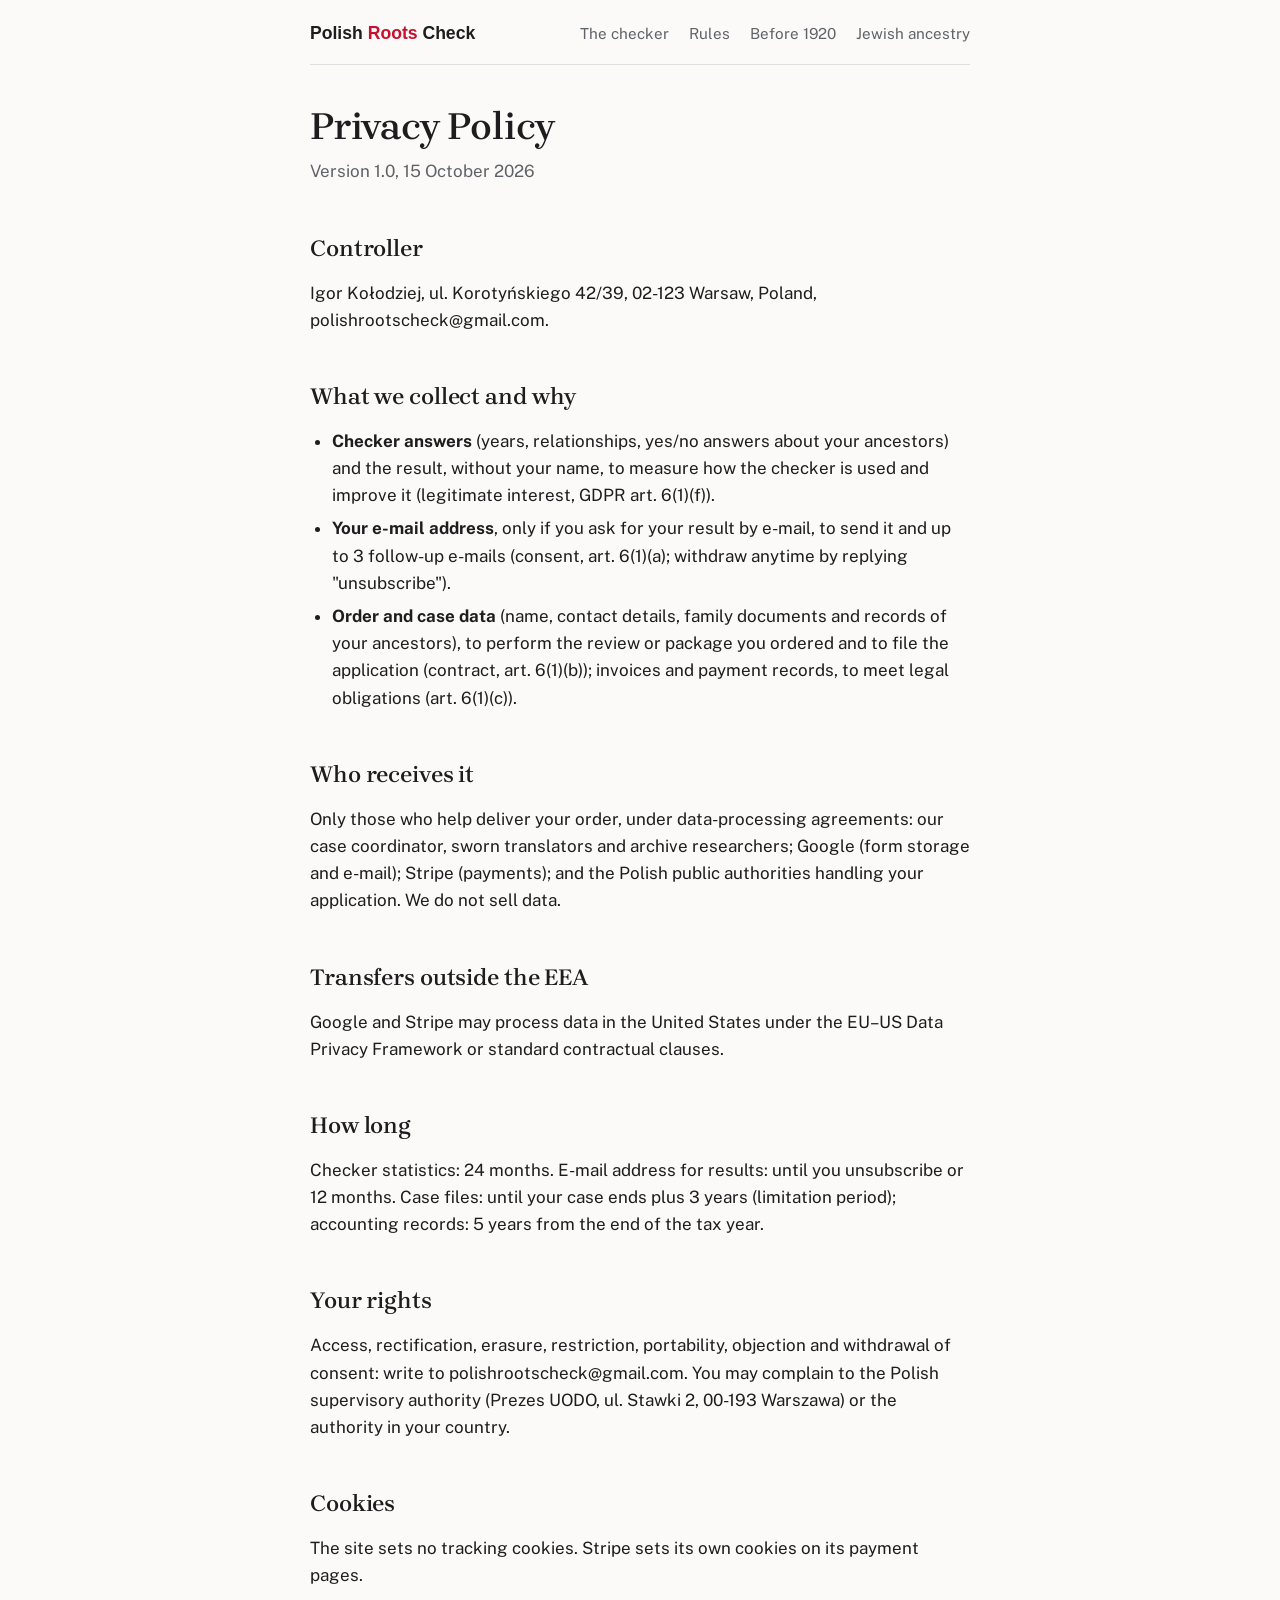
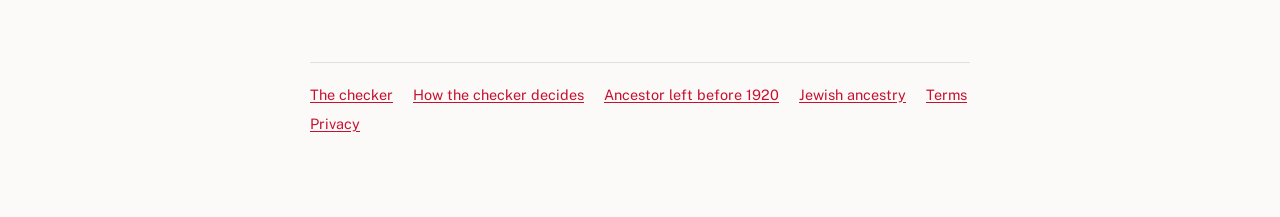
<file: privacy.html>
<!doctype html>
<html lang="en">
<head>
<meta charset="utf-8">
<meta name="viewport" content="width=device-width, initial-scale=1">
<title>Privacy Policy | Polish Roots Check</title>
<link rel="canonical" href="https://polishrootscheck.com/privacy.html">
<link rel="icon" href="/favicon.ico" sizes="48x48">
<link rel="icon" href="/icon-192.png" type="image/png" sizes="192x192">
<link rel="apple-touch-icon" href="/apple-touch-icon.png">
<meta name="theme-color" content="#fbfaf8" media="(prefers-color-scheme: light)">
<meta name="theme-color" content="#141414" media="(prefers-color-scheme: dark)">
<link rel="stylesheet" href="site.css">
</head>
<body>
<div class="wrap">
<header class="top"><a class="brand" href="./">Polish <span>Roots</span> Check</a><nav><a href="./#f">The checker</a><a href="rules.html">Rules</a><a href="before-1920.html">Before 1920</a><a href="jewish-ancestry.html">Jewish ancestry</a></nav></header>
<h1>Privacy Policy</h1>
<p class="meta">Version 1.0, 15 October 2026</p>
<div class="card">
<h2>Controller</h2>
<p>Igor Kołodziej, ul. Korotyńskiego 42/39, 02-123 Warsaw, Poland, polishrootscheck@gmail.com.</p>

<h2>What we collect and why</h2>
<ul>
<li><b>Checker answers</b> (years, relationships, yes/no answers about your ancestors) and the result, without your name, to measure how the checker is used and improve it (legitimate interest, GDPR art. 6(1)(f)).</li>
<li><b>Your e-mail address</b>, only if you ask for your result by e-mail, to send it and up to 3 follow-up e-mails (consent, art. 6(1)(a); withdraw anytime by replying "unsubscribe").</li>
<li><b>Order and case data</b> (name, contact details, family documents and records of your ancestors), to perform the review or package you ordered and to file the application (contract, art. 6(1)(b)); invoices and payment records, to meet legal obligations (art. 6(1)(c)).</li>
</ul>

<h2>Who receives it</h2>
<p>Only those who help deliver your order, under data-processing agreements: our case coordinator, sworn translators and archive researchers; Google (form storage and e-mail); Stripe (payments); and the Polish public authorities handling your application. We do not sell data.</p>

<h2>Transfers outside the EEA</h2>
<p>Google and Stripe may process data in the United States under the EU–US Data Privacy Framework or standard contractual clauses.</p>

<h2>How long</h2>
<p>Checker statistics: 24 months. E-mail address for results: until you unsubscribe or 12 months. Case files: until your case ends plus 3 years (limitation period); accounting records: 5 years from the end of the tax year.</p>

<h2>Your rights</h2>
<p>Access, rectification, erasure, restriction, portability, objection and withdrawal of consent: write to polishrootscheck@gmail.com. You may complain to the Polish supervisory authority (Prezes UODO, ul. Stawki 2, 00-193 Warszawa) or the authority in your country.</p>

<h2>Cookies</h2>
<p>The site sets no tracking cookies. Stripe sets its own cookies on its payment pages.</p>
</div>
<footer><nav><a href="./">The checker</a><a href="rules.html">How the checker decides</a><a href="before-1920.html">Ancestor left before 1920</a><a href="jewish-ancestry.html">Jewish ancestry</a><a href="terms.html">Terms</a><a href="privacy.html">Privacy</a></nav></footer>
</div>
</body>
</html>
</file>
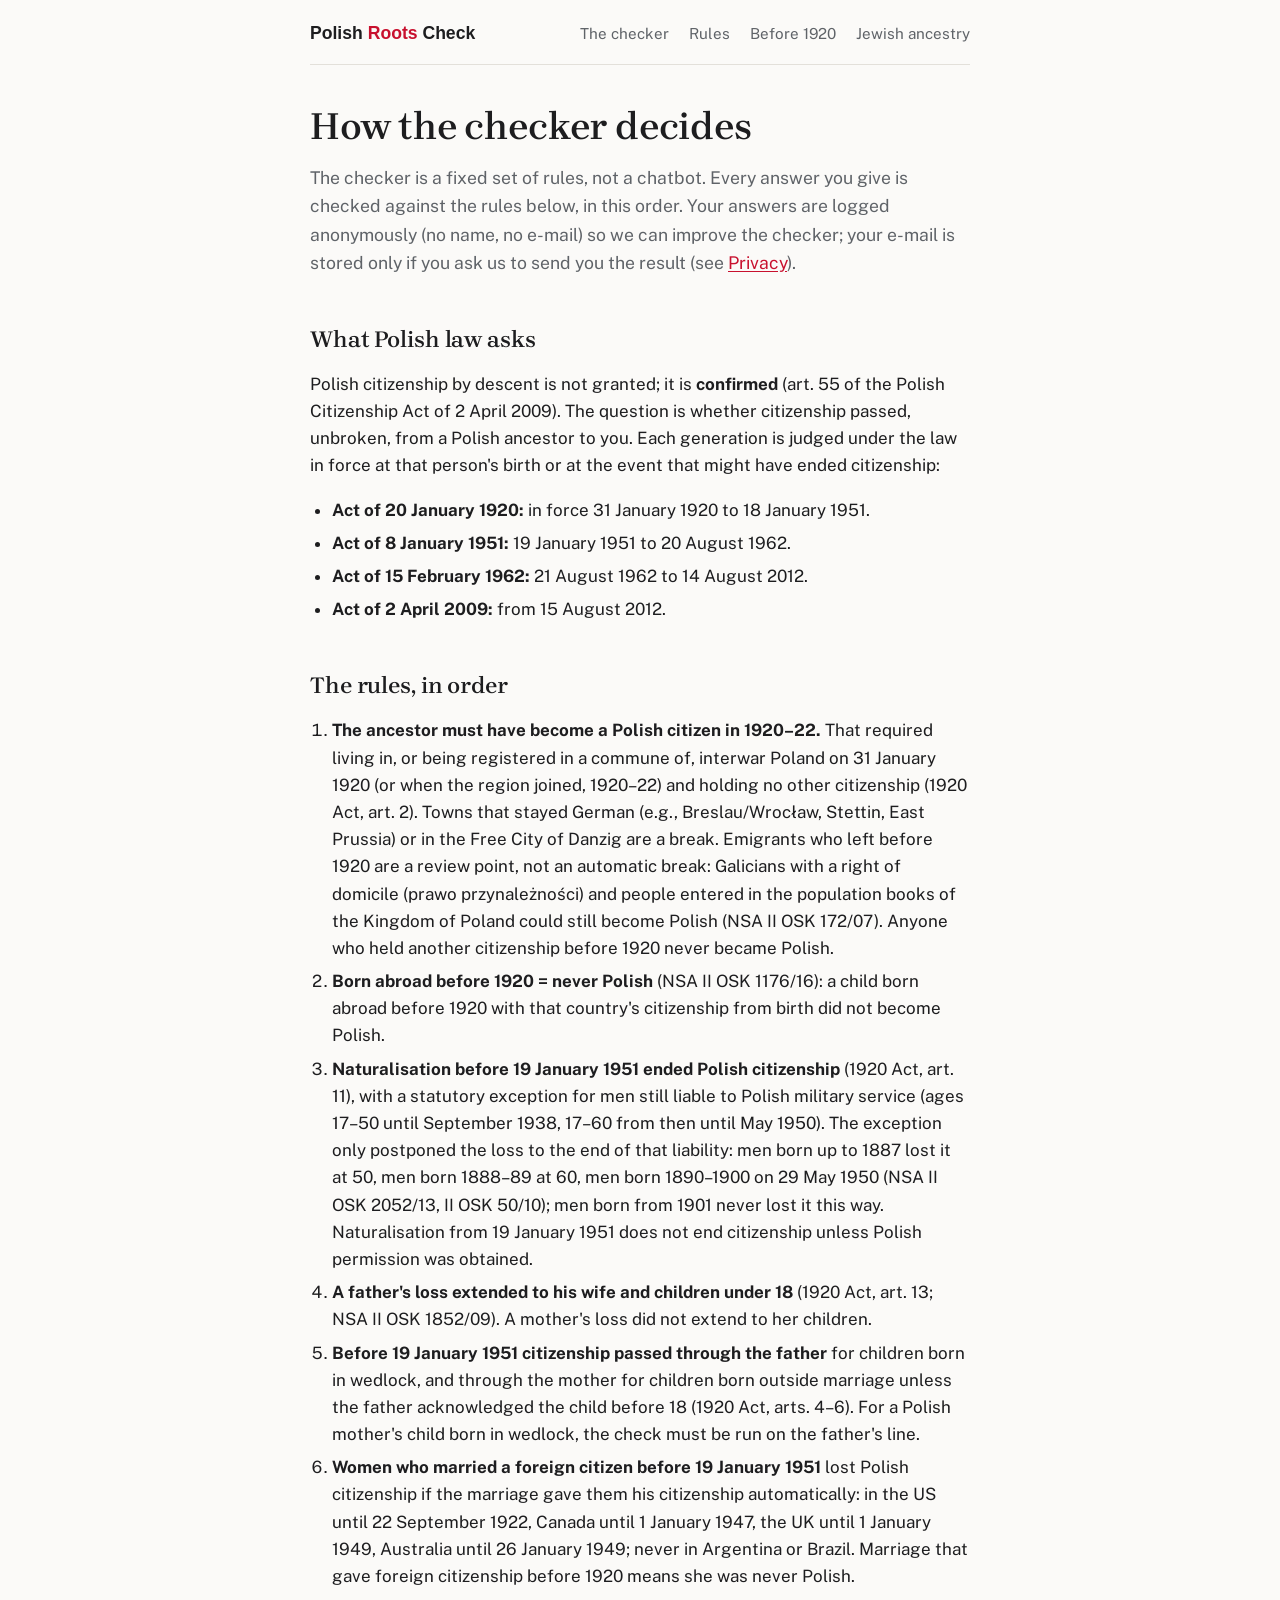
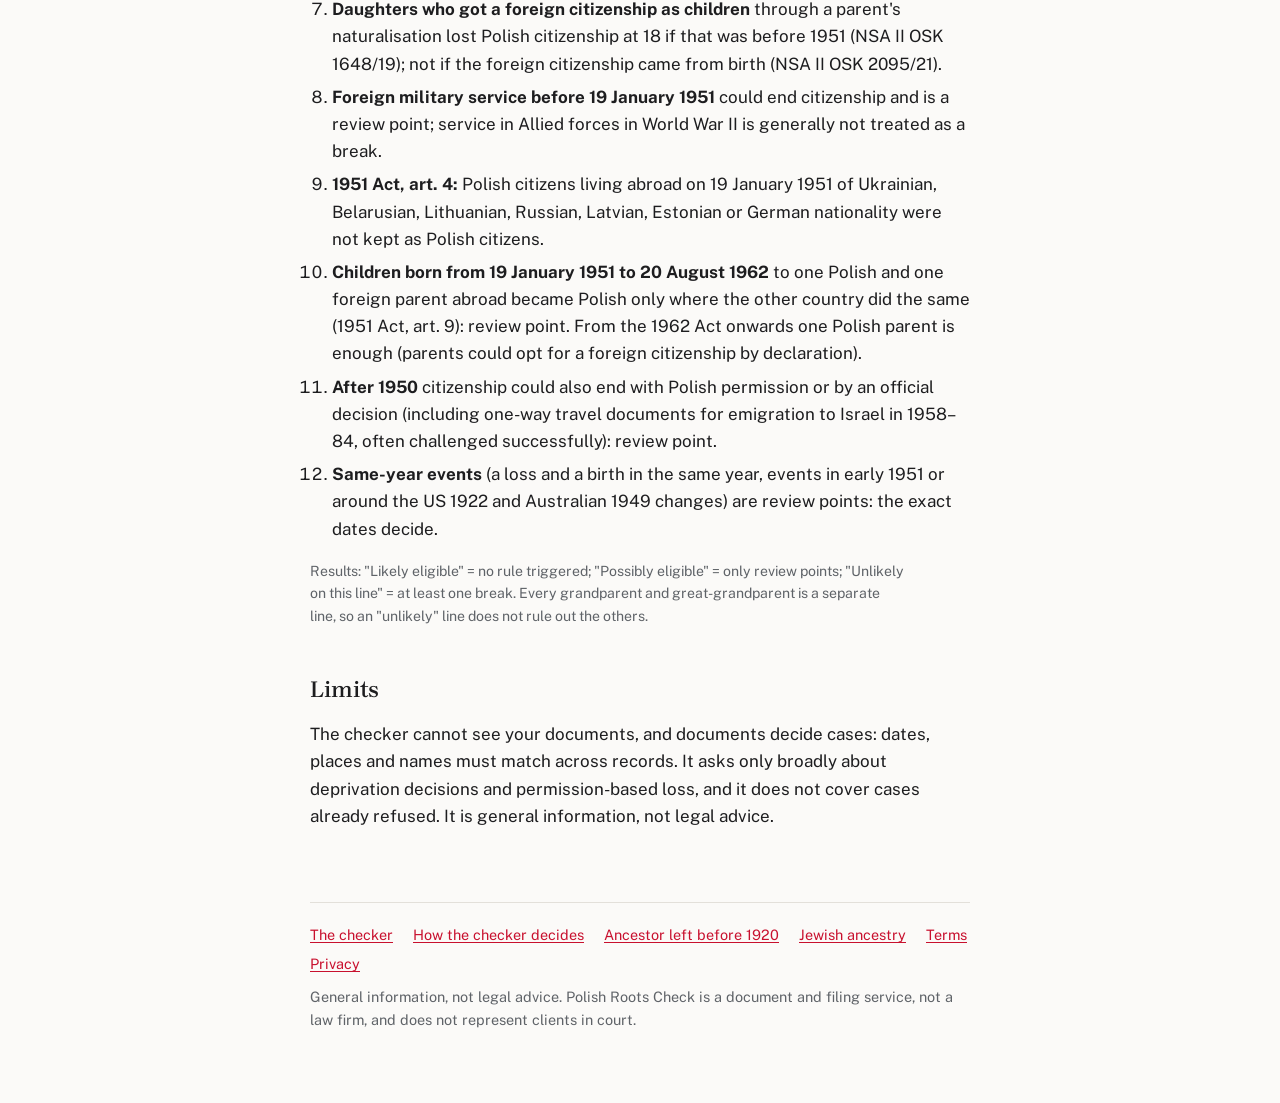
<file: rules.html>
<!doctype html>
<html lang="en">
<head>
<meta charset="utf-8">
<meta name="viewport" content="width=device-width, initial-scale=1">
<title>Polish Citizenship by Descent Requirements: The Rules Explained</title>
<meta name="description" content="The rules that decide Polish citizenship by descent under the 1920, 1951, 1962 and 2009 acts, in the order the free checker applies them.">
<link rel="canonical" href="https://polishrootscheck.com/rules.html">
<link rel="icon" href="/favicon.ico" sizes="48x48">
<link rel="icon" href="/icon-192.png" type="image/png" sizes="192x192">
<link rel="apple-touch-icon" href="/apple-touch-icon.png">
<meta name="theme-color" content="#fbfaf8" media="(prefers-color-scheme: light)">
<meta name="theme-color" content="#141414" media="(prefers-color-scheme: dark)">
<meta property="og:type" content="website">
<meta property="og:site_name" content="Polish Roots Check">
<meta property="og:title" content="Polish Citizenship by Descent Requirements: The Rules Explained">
<meta property="og:description" content="The rules that decide Polish citizenship by descent under the 1920, 1951, 1962 and 2009 acts, in the order the free checker applies them.">
<meta property="og:url" content="https://polishrootscheck.com/rules.html">
<meta property="og:image" content="https://polishrootscheck.com/og.png">
<meta property="og:image:width" content="1200">
<meta property="og:image:height" content="630">
<meta property="og:image:alt" content="Polish Roots Check: are you already a Polish citizen by descent?">
<meta name="twitter:card" content="summary_large_image">
<link rel="stylesheet" href="site.css">
</head>
<body>
<div class="wrap">
<header class="top"><a class="brand" href="./">Polish <span>Roots</span> Check</a><nav><a href="./#f">The checker</a><a href="rules.html">Rules</a><a href="before-1920.html">Before 1920</a><a href="jewish-ancestry.html">Jewish ancestry</a></nav></header>
<h1>How the checker decides</h1>
<p class="lead">The checker is a fixed set of rules, not a chatbot. Every answer you give is checked against the rules below, in this order. Your answers are logged anonymously (no name, no e-mail) so we can improve the checker; your e-mail is stored only if you ask us to send you the result (see <a href="privacy.html">Privacy</a>).</p>

<div class="card">
<h2>What Polish law asks</h2>
<p>Polish citizenship by descent is not granted; it is <b>confirmed</b> (art. 55 of the Polish Citizenship Act of 2 April 2009). The question is whether citizenship passed, unbroken, from a Polish ancestor to you. Each generation is judged under the law in force at that person's birth or at the event that might have ended citizenship:</p>
<ul>
<li><b>Act of 20 January 1920:</b> in force 31 January 1920 to 18 January 1951.</li>
<li><b>Act of 8 January 1951:</b> 19 January 1951 to 20 August 1962.</li>
<li><b>Act of 15 February 1962:</b> 21 August 1962 to 14 August 2012.</li>
<li><b>Act of 2 April 2009:</b> from 15 August 2012.</li>
</ul>
</div>

<div class="card">
<h2>The rules, in order</h2>
<ol>
<li><b>The ancestor must have become a Polish citizen in 1920–22.</b> That required living in, or being registered in a commune of, interwar Poland on 31 January 1920 (or when the region joined, 1920–22) and holding no other citizenship (1920 Act, art. 2). Towns that stayed German (e.g., Breslau/Wrocław, Stettin, East Prussia) or in the Free City of Danzig are a break. Emigrants who left before 1920 are a review point, not an automatic break: Galicians with a right of domicile (prawo przynależności) and people entered in the population books of the Kingdom of Poland could still become Polish (NSA II OSK 172/07). Anyone who held another citizenship before 1920 never became Polish.</li>
<li><b>Born abroad before 1920 = never Polish</b> (NSA II OSK 1176/16): a child born abroad before 1920 with that country's citizenship from birth did not become Polish.</li>
<li><b>Naturalisation before 19 January 1951 ended Polish citizenship</b> (1920 Act, art. 11), with a statutory exception for men still liable to Polish military service (ages 17–50 until September 1938, 17–60 from then until May 1950). The exception only postponed the loss to the end of that liability: men born up to 1887 lost it at 50, men born 1888–89 at 60, men born 1890–1900 on 29 May 1950 (NSA II OSK 2052/13, II OSK 50/10); men born from 1901 never lost it this way. Naturalisation from 19 January 1951 does not end citizenship unless Polish permission was obtained.</li>
<li><b>A father's loss extended to his wife and children under 18</b> (1920 Act, art. 13; NSA II OSK 1852/09). A mother's loss did not extend to her children.</li>
<li><b>Before 19 January 1951 citizenship passed through the father</b> for children born in wedlock, and through the mother for children born outside marriage unless the father acknowledged the child before 18 (1920 Act, arts. 4–6). For a Polish mother's child born in wedlock, the check must be run on the father's line.</li>
<li><b>Women who married a foreign citizen before 19 January 1951</b> lost Polish citizenship if the marriage gave them his citizenship automatically: in the US until 22 September 1922, Canada until 1 January 1947, the UK until 1 January 1949, Australia until 26 January 1949; never in Argentina or Brazil. Marriage that gave foreign citizenship before 1920 means she was never Polish.</li>
<li><b>Daughters who got a foreign citizenship as children</b> through a parent's naturalisation lost Polish citizenship at 18 if that was before 1951 (NSA II OSK 1648/19); not if the foreign citizenship came from birth (NSA II OSK 2095/21).</li>
<li><b>Foreign military service before 19 January 1951</b> could end citizenship and is a review point; service in Allied forces in World War II is generally not treated as a break.</li>
<li><b>1951 Act, art. 4:</b> Polish citizens living abroad on 19 January 1951 of Ukrainian, Belarusian, Lithuanian, Russian, Latvian, Estonian or German nationality were not kept as Polish citizens.</li>
<li><b>Children born from 19 January 1951 to 20 August 1962</b> to one Polish and one foreign parent abroad became Polish only where the other country did the same (1951 Act, art. 9): review point. From the 1962 Act onwards one Polish parent is enough (parents could opt for a foreign citizenship by declaration).</li>
<li><b>After 1950</b> citizenship could also end with Polish permission or by an official decision (including one-way travel documents for emigration to Israel in 1958–84, often challenged successfully): review point.</li>
<li><b>Same-year events</b> (a loss and a birth in the same year, events in early 1951 or around the US 1922 and Australian 1949 changes) are review points: the exact dates decide.</li>
</ol>
<p class="small">Results: "Likely eligible" = no rule triggered; "Possibly eligible" = only review points; "Unlikely on this line" = at least one break. Every grandparent and great-grandparent is a separate line, so an "unlikely" line does not rule out the others.</p>
</div>

<div class="card">
<h2>Limits</h2>
<p>The checker cannot see your documents, and documents decide cases: dates, places and names must match across records. It asks only broadly about deprivation decisions and permission-based loss, and it does not cover cases already refused. It is general information, not legal advice.</p>
</div>
<footer><nav><a href="./">The checker</a><a href="rules.html">How the checker decides</a><a href="before-1920.html">Ancestor left before 1920</a><a href="jewish-ancestry.html">Jewish ancestry</a><a href="terms.html">Terms</a><a href="privacy.html">Privacy</a></nav>General information, not legal advice. Polish Roots Check is a document and filing service, not a law firm, and does not represent clients in court.</footer>
</div>
<script>/* Pass the channel tag (?src=, or the external referrer) on to the checker links so the log shows where visitors came from. */
(function(){var s=new URLSearchParams(location.search).get("src");if(!s&&document.referrer){var h=document.referrer.split("/")[2];if(h&&h!==location.host)s=h;}if(!s)return;document.querySelectorAll('a[href^="./"]').forEach(function(a){var u=new URL(a.getAttribute("href"),location.href);u.searchParams.set("src",s);a.href=u.toString();});})();</script>
</body>
</html>
</file>
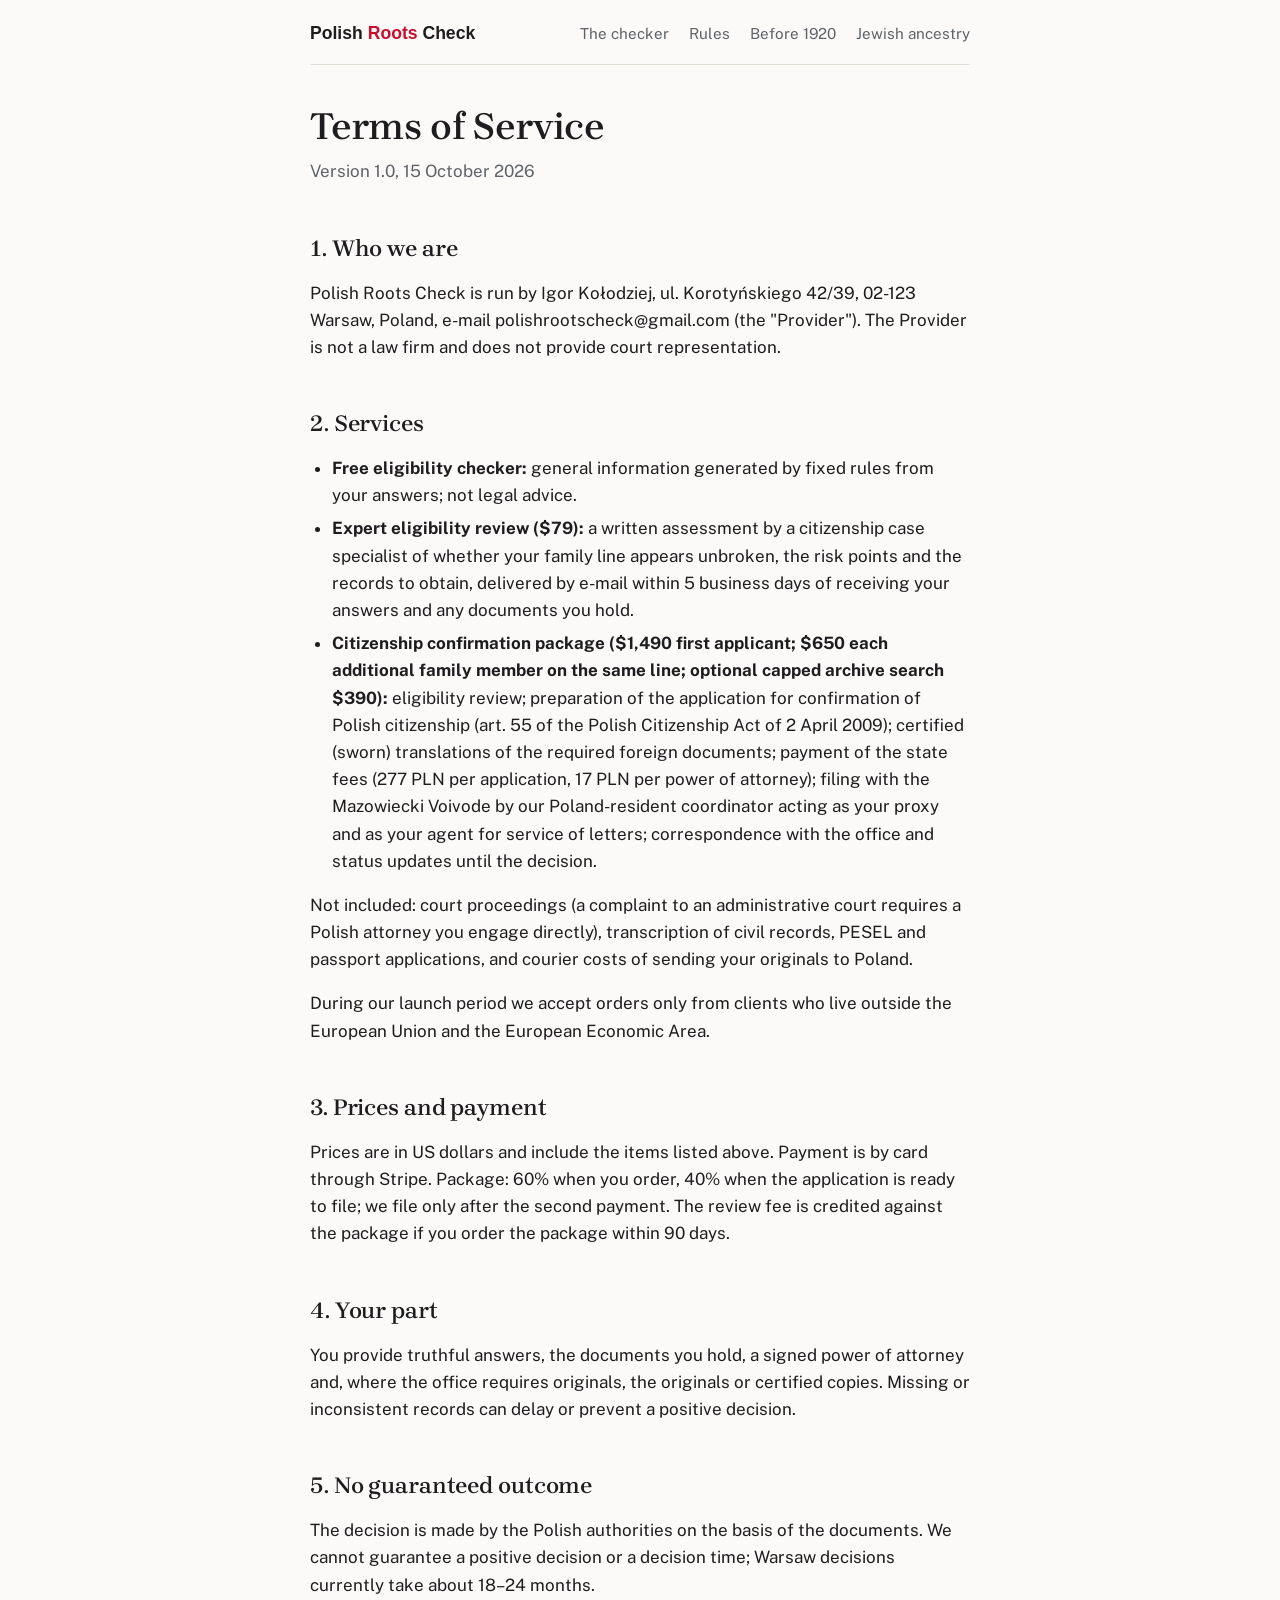
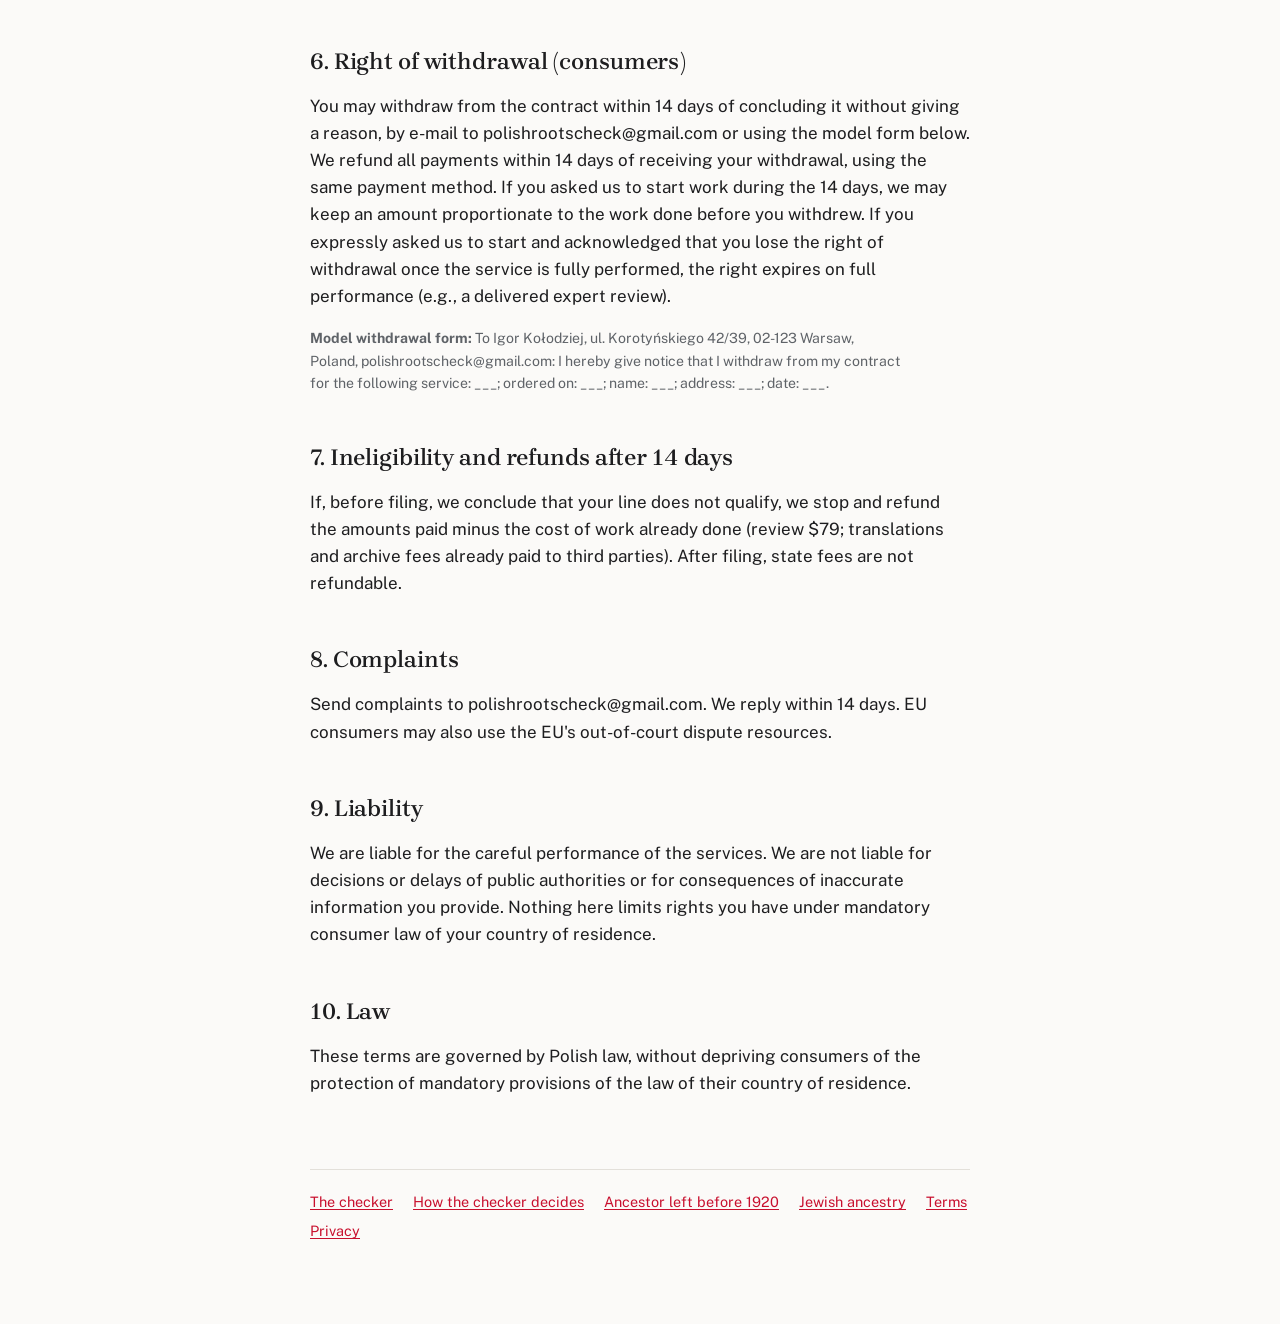
<file: terms.html>
<!doctype html>
<html lang="en">
<head>
<meta charset="utf-8">
<meta name="viewport" content="width=device-width, initial-scale=1">
<title>Terms of Service | Polish Roots Check</title>
<link rel="canonical" href="https://polishrootscheck.com/terms.html">
<link rel="icon" href="/favicon.ico" sizes="48x48">
<link rel="icon" href="/icon-192.png" type="image/png" sizes="192x192">
<link rel="apple-touch-icon" href="/apple-touch-icon.png">
<meta name="theme-color" content="#fbfaf8" media="(prefers-color-scheme: light)">
<meta name="theme-color" content="#141414" media="(prefers-color-scheme: dark)">
<link rel="stylesheet" href="site.css">
</head>
<body>
<div class="wrap">
<header class="top"><a class="brand" href="./">Polish <span>Roots</span> Check</a><nav><a href="./#f">The checker</a><a href="rules.html">Rules</a><a href="before-1920.html">Before 1920</a><a href="jewish-ancestry.html">Jewish ancestry</a></nav></header>
<h1>Terms of Service</h1>
<p class="meta">Version 1.0, 15 October 2026</p>

<div class="card">
<h2>1. Who we are</h2>
<p>Polish Roots Check is run by Igor Kołodziej, ul. Korotyńskiego 42/39, 02-123 Warsaw, Poland, e-mail polishrootscheck@gmail.com (the "Provider"). The Provider is not a law firm and does not provide court representation.</p>

<h2>2. Services</h2>
<ul>
<li><b>Free eligibility checker:</b> general information generated by fixed rules from your answers; not legal advice.</li>
<li><b>Expert eligibility review ($79):</b> a written assessment by a citizenship case specialist of whether your family line appears unbroken, the risk points and the records to obtain, delivered by e-mail within 5 business days of receiving your answers and any documents you hold.</li>
<li><b>Citizenship confirmation package ($1,490 first applicant; $650 each additional family member on the same line; optional capped archive search $390):</b> eligibility review; preparation of the application for confirmation of Polish citizenship (art. 55 of the Polish Citizenship Act of 2 April 2009); certified (sworn) translations of the required foreign documents; payment of the state fees (277 PLN per application, 17 PLN per power of attorney); filing with the Mazowiecki Voivode by our Poland-resident coordinator acting as your proxy and as your agent for service of letters; correspondence with the office and status updates until the decision.</li>
</ul>
<p>Not included: court proceedings (a complaint to an administrative court requires a Polish attorney you engage directly), transcription of civil records, PESEL and passport applications, and courier costs of sending your originals to Poland.</p>
<p>During our launch period we accept orders only from clients who live outside the European Union and the European Economic Area.</p>

<h2>3. Prices and payment</h2>
<p>Prices are in US dollars and include the items listed above. Payment is by card through Stripe. Package: 60% when you order, 40% when the application is ready to file; we file only after the second payment. The review fee is credited against the package if you order the package within 90 days.</p>

<h2>4. Your part</h2>
<p>You provide truthful answers, the documents you hold, a signed power of attorney and, where the office requires originals, the originals or certified copies. Missing or inconsistent records can delay or prevent a positive decision.</p>

<h2>5. No guaranteed outcome</h2>
<p>The decision is made by the Polish authorities on the basis of the documents. We cannot guarantee a positive decision or a decision time; Warsaw decisions currently take about 18–24 months.</p>

<h2>6. Right of withdrawal (consumers)</h2>
<p>You may withdraw from the contract within 14 days of concluding it without giving a reason, by e-mail to polishrootscheck@gmail.com or using the model form below. We refund all payments within 14 days of receiving your withdrawal, using the same payment method. If you asked us to start work during the 14 days, we may keep an amount proportionate to the work done before you withdrew. If you expressly asked us to start and acknowledged that you lose the right of withdrawal once the service is fully performed, the right expires on full performance (e.g., a delivered expert review).</p>
<p class="small"><b>Model withdrawal form:</b> To Igor Kołodziej, ul. Korotyńskiego 42/39, 02-123 Warsaw, Poland, polishrootscheck@gmail.com: I hereby give notice that I withdraw from my contract for the following service: ___; ordered on: ___; name: ___; address: ___; date: ___.</p>

<h2>7. Ineligibility and refunds after 14 days</h2>
<p>If, before filing, we conclude that your line does not qualify, we stop and refund the amounts paid minus the cost of work already done (review $79; translations and archive fees already paid to third parties). After filing, state fees are not refundable.</p>

<h2>8. Complaints</h2>
<p>Send complaints to polishrootscheck@gmail.com. We reply within 14 days. EU consumers may also use the EU's out-of-court dispute resources.</p>

<h2>9. Liability</h2>
<p>We are liable for the careful performance of the services. We are not liable for decisions or delays of public authorities or for consequences of inaccurate information you provide. Nothing here limits rights you have under mandatory consumer law of your country of residence.</p>

<h2>10. Law</h2>
<p>These terms are governed by Polish law, without depriving consumers of the protection of mandatory provisions of the law of their country of residence.</p>
</div>
<footer><nav><a href="./">The checker</a><a href="rules.html">How the checker decides</a><a href="before-1920.html">Ancestor left before 1920</a><a href="jewish-ancestry.html">Jewish ancestry</a><a href="terms.html">Terms</a><a href="privacy.html">Privacy</a></nav></footer>
</div>
</body>
</html>
</file>
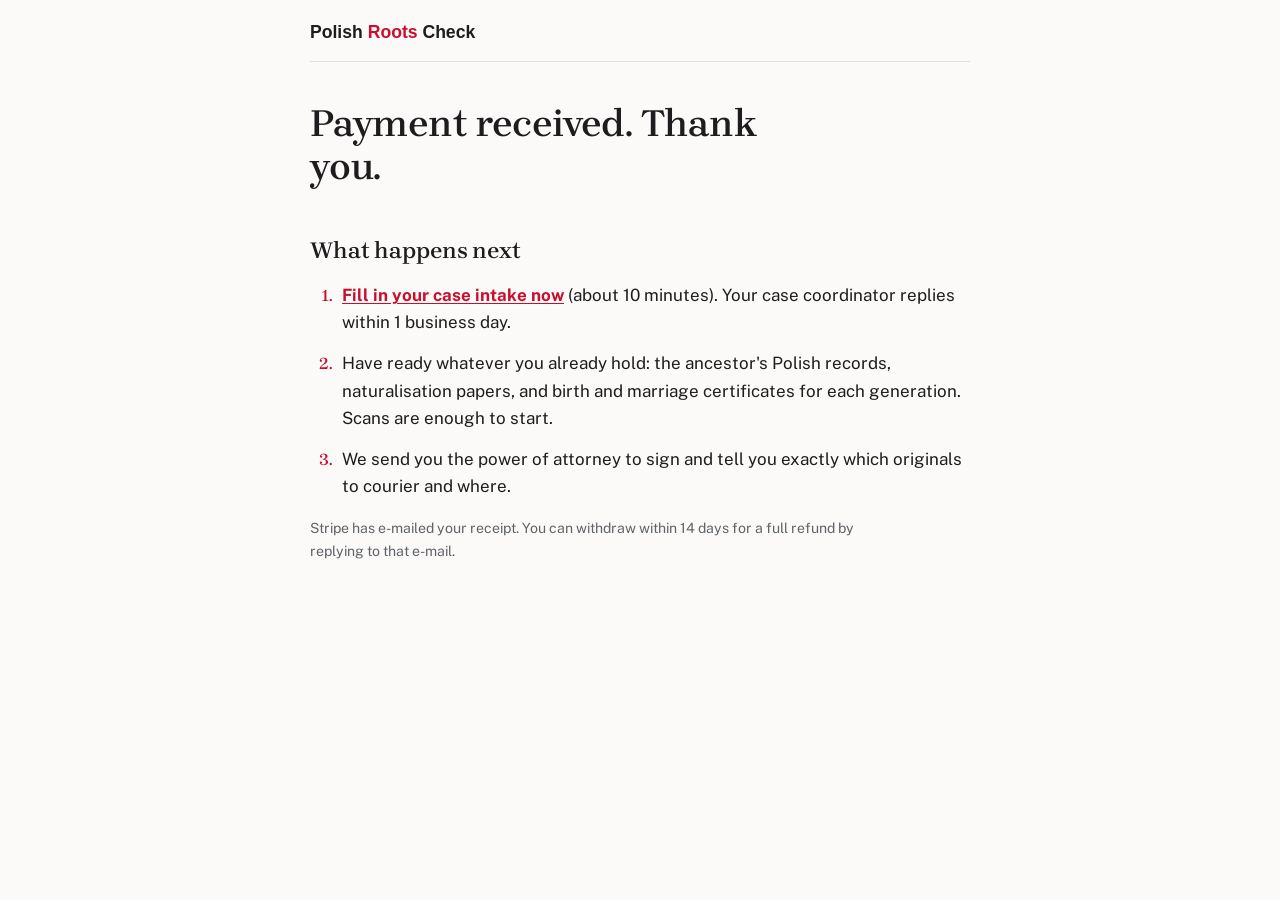
<file: thanks.html>
<!doctype html>
<html lang="en">
<head>
<meta charset="utf-8">
<meta name="viewport" content="width=device-width, initial-scale=1">
<title>Payment Received</title>
<meta name="robots" content="noindex">
<link rel="icon" href="/favicon.ico" sizes="48x48">
<link rel="icon" href="/icon-192.png" type="image/png" sizes="192x192">
<link rel="apple-touch-icon" href="/apple-touch-icon.png">
<meta name="theme-color" content="#fbfaf8" media="(prefers-color-scheme: light)">
<meta name="theme-color" content="#141414" media="(prefers-color-scheme: dark)">
<link rel="stylesheet" href="site.css">
</head>
<body>
<div class="wrap">
<header class="top"><a class="brand" href="./">Polish <span>Roots</span> Check</a></header>
<h1>Payment received. Thank you.</h1>
<div class="card">
<h2>What happens next</h2>
<ol class="steps">
<li><b><a href="intake.html">Fill in your case intake now</a></b> (about 10 minutes). Your case coordinator replies within 1 business day.</li>
<li>Have ready whatever you already hold: the ancestor's Polish records, naturalisation papers, and birth and marriage certificates for each generation. Scans are enough to start.</li>
<li>We send you the power of attorney to sign and tell you exactly which originals to courier and where.</li>
</ol>
<p class="small">Stripe has e-mailed your receipt. You can withdraw within 14 days for a full refund by replying to that e-mail.</p>
</div>
</div>
</body>
</html>
</file>
<file: site.css>
/* Polish Roots Check. Headings: Brygada 1918 (revival of a 1920s Polish typeface); text: Public Sans. Both SIL OFL, self-hosted. */
@font-face{font-family:"Brygada 1918";font-style:normal;font-weight:400 700;font-display:swap;src:url(fonts/brygada-1918-latin.woff2) format("woff2");unicode-range:U+0000-00FF,U+0131,U+0152-0153,U+02BB-02BC,U+02C6,U+02DA,U+02DC,U+0304,U+0308,U+0329,U+2000-206F,U+20AC,U+2122,U+2191,U+2193,U+2212,U+2215,U+FEFF,U+FFFD}
@font-face{font-family:"Brygada 1918";font-style:normal;font-weight:400 700;font-display:swap;src:url(fonts/brygada-1918-latin-ext.woff2) format("woff2");unicode-range:U+0100-02BA,U+02BD-02C5,U+02C7-02CC,U+02CE-02D7,U+02DD-02FF,U+0304,U+0308,U+0329,U+1D00-1DBF,U+1E00-1E9F,U+1EF2-1EFF,U+2020,U+20A0-20AB,U+20AD-20C0,U+2113,U+2C60-2C7F,U+A720-A7FF}
@font-face{font-family:"Public Sans";font-style:normal;font-weight:100 900;font-display:swap;src:url(fonts/public-sans-latin.woff2) format("woff2");unicode-range:U+0000-00FF,U+0131,U+0152-0153,U+02BB-02BC,U+02C6,U+02DA,U+02DC,U+0304,U+0308,U+0329,U+2000-206F,U+20AC,U+2122,U+2191,U+2193,U+2212,U+2215,U+FEFF,U+FFFD}
@font-face{font-family:"Public Sans";font-style:normal;font-weight:100 900;font-display:swap;src:url(fonts/public-sans-latin-ext.woff2) format("woff2");unicode-range:U+0100-02BA,U+02BD-02C5,U+02C7-02CC,U+02CE-02D7,U+02DD-02FF,U+0304,U+0308,U+0329,U+1D00-1DBF,U+1E00-1E9F,U+1EF2-1EFF,U+2020,U+20A0-20AB,U+20AD-20C0,U+2113,U+2C60-2C7F,U+A720-A7FF}

:root{
  /* Colours of the first version of the site, kept at Igor's request */
  --paper:#fbfaf8; --card:#ffffff; --ink:#1d1d1f; --ink-2:#5f6368; --rule:#e3e0da; --field-line:#cbc6bd;
  --red:#c8102e; --red-dark:#8a0b20; --ok:#1e7d43; --warn:#a86400; --bad:#b3261e;
  --serif:"Brygada 1918",Georgia,"Times New Roman",serif;
  --sans:"Public Sans","Helvetica Neue",Arial,sans-serif;
  color-scheme:light;
}
@media (prefers-color-scheme:dark){:root{
  --paper:#141414; --card:#1e1e1e; --ink:#ececec; --ink-2:#a0a0a0; --rule:#333333; --field-line:#4a4a4a;
  --red:#ff5a6e; --red-dark:#ff8a99; --ok:#5cc98a; --warn:#f0b04a; --bad:#ff7b72; color-scheme:dark;
}}

*{box-sizing:border-box}
html{-webkit-text-size-adjust:100%}
body{margin:0;background:var(--paper);color:var(--ink);font:400 17px/1.6 var(--sans);font-variant-numeric:lining-nums}
.wrap{max-width:700px;margin:0 auto;padding:0 20px 72px}
:focus-visible{outline:2px solid var(--red);outline-offset:2px}

/* Header and footer */
.top{display:flex;justify-content:space-between;align-items:baseline;flex-wrap:wrap;gap:8px 24px;padding:22px 0 18px;margin-bottom:40px;border-bottom:1px solid var(--rule)}
.brand{font:800 1.1rem/1.2 -apple-system,BlinkMacSystemFont,"Segoe UI",Roboto,Helvetica,Arial,sans-serif;color:var(--ink);text-decoration:none}
.brand span{color:var(--red)}
.top nav{display:flex;flex-wrap:wrap;gap:4px 20px}
.top nav a{color:var(--ink-2);text-decoration:none;font-size:.95rem}
.top nav a:hover{color:var(--ink);text-decoration:underline}
footer{margin-top:72px;padding-top:20px;border-top:1px solid var(--rule);font-size:.9rem;color:var(--ink-2)}
footer nav{display:flex;flex-wrap:wrap;gap:6px 20px;margin-bottom:10px}
footer a{color:var(--red)}

/* Type */
h1,h2,.verdict{font-family:var(--serif);font-weight:600;letter-spacing:-.005em}
h1{font-size:2.4rem;line-height:1.12;margin:0 0 16px;max-width:20ch}
h2{font-size:1.45rem;line-height:1.25;margin:48px 0 12px}
h3{font-size:1.05rem;margin:28px 0 8px}
p,li{max-width:66ch}
.lead{font-size:1.1rem;color:var(--ink-2);margin:0 0 8px}
.small{font-size:.88rem;color:var(--ink-2)}
.meta{color:var(--ink-2);margin:-6px 0 28px}
a{color:var(--red);text-underline-offset:2px}
a:hover{color:var(--red-dark)}
ul,ol{padding-left:22px}li{margin:6px 0}
.hide{display:none!important}

/* Sections. A rule between major blocks, no boxes. */
.part,.card{margin:48px 0 0}
.part>h2:first-child,.card>h2:first-child{margin-top:0}
.part{padding-top:32px;border-top:1px solid var(--rule)}
.part .intro{color:var(--ink-2);margin:0 0 8px}

/* Questions */
label.q{display:block;font-weight:600;margin:26px 0 10px;max-width:62ch}
.hint{display:block;font-weight:400;color:var(--ink-2);font-size:.92rem;margin-top:2px}
.opts{display:flex;flex-wrap:wrap;gap:8px}
.opts label{display:inline-flex;align-items:flex-start;gap:9px;padding:9px 14px;border:1px solid var(--rule);border-radius:4px;background:var(--card);cursor:pointer;line-height:1.35;max-width:100%}
.opts label:hover{border-color:var(--ink-2)}
.opts input{accent-color:var(--ink);margin:3px 0 0;flex:none}
.opts label:has(input:checked){border-color:var(--ink);box-shadow:inset 0 0 0 1px var(--ink)}
input[type=number],input[type=email],input[type=text],textarea{font:inherit;color:var(--ink);background:var(--card);border:1px solid var(--field-line);border-radius:4px;padding:9px 12px}
input[type=number]{width:9.5em}
input[type=email],input[type=text],textarea{width:100%;max-width:420px}
textarea{max-width:none;min-height:88px}
input:focus,textarea:focus{outline:2px solid var(--ink);outline-offset:0;border-color:var(--ink)}
input[type=checkbox]{accent-color:var(--ink)}
.check{display:flex;gap:10px;align-items:flex-start;margin:12px 0;font-size:.92rem;color:var(--ink-2);max-width:62ch}
.check input{margin-top:4px;flex:none}

/* The family line: the Polish ancestor at the top, one node per generation, you at the bottom. */
.line{position:relative;margin:20px 0 0 6px;padding-left:28px;border-left:2px solid var(--ink)}
.line .node,.line .gen{position:relative;padding-bottom:26px}
.line .node::before,.line .gen::before{content:"";position:absolute;left:-36px;top:.45em;width:14px;height:14px;border-radius:50%;background:var(--paper);border:2px solid var(--ink)}
.line .node.anc::before{background:var(--red);border-color:var(--red)}
.line .gen:last-child{padding-bottom:4px}
.line .gen:last-child::before{background:var(--ink)}
.line .node b,.line .gen>b{font:600 1.15rem/1.3 var(--serif)}
.line .node span{display:block;color:var(--ink-2);font-size:.92rem}
.line .gen label.q{margin-top:16px}

/* Buttons */
button,a.btn{display:inline-block;font:600 1rem/1.2 var(--sans);border-radius:4px;padding:13px 22px;cursor:pointer;text-decoration:none;border:1px solid var(--red);background:var(--red);color:#fff}
button:hover,a.btn:hover{background:var(--red-dark);border-color:var(--red-dark);color:#fff}
button.sec,a.btn.sec{background:transparent;color:var(--ink);border-color:var(--ink)}
button.sec:hover,a.btn.sec:hover{background:var(--ink);border-color:var(--ink);color:var(--paper)}
button:disabled{opacity:.6;cursor:default}
.row{display:flex;gap:12px 16px;flex-wrap:wrap;align-items:center;margin:24px 0 8px}
#err{color:var(--bad);font-size:.92rem}

/* Result */
.result{margin-top:48px;padding:28px 28px 20px;background:var(--card);border:1px solid var(--rule);border-top:4px solid var(--ink);border-radius:2px}
.result h2{font-size:1.25rem;margin:32px 0 8px}
.verdict{font-size:1.65rem;line-height:1.25;margin:0;display:flex;align-items:center;gap:16px}
.verdict::before{content:"";flex:none;width:64px;height:0;border-top:3px solid currentColor}
.v-ok{color:var(--ok)}
.v-warn{color:var(--warn)}.v-warn::before{border-top-style:dashed}
.v-bad{color:var(--bad)}.v-bad::before{border:0;height:3px;background:linear-gradient(90deg,currentColor 0 38%,transparent 38% 62%,currentColor 62%)}
.offer{margin:20px 0 0;padding:20px 0 4px;border-top:1px solid var(--rule)}
.result h2+.offer{border-top:0;padding-top:4px}
.offer p{margin:0 0 6px}
.price{font:600 1.35rem/1.2 var(--serif)}

/* How it works, prices, FAQ */
ol.steps{padding-left:26px}
ol.steps li{margin:14px 0;padding-left:6px}
ol.steps li::marker{font:600 1.05rem var(--serif);color:var(--red)}
table{border-collapse:collapse;width:100%}
td{padding:11px 0;border-bottom:1px solid var(--rule);vertical-align:top}
td:last-child{text-align:right;white-space:nowrap;font-weight:600;padding-left:20px;font-variant-numeric:tabular-nums}
details{border-bottom:1px solid var(--rule);padding:12px 0}
details:first-of-type{border-top:1px solid var(--rule)}
summary{cursor:pointer;font-weight:600}
details p{margin:10px 0 4px;color:var(--ink-2)}

@media (max-width:560px){
  body{font-size:16px}
  .wrap{padding:0 16px 56px}
  .top{margin-bottom:28px}
  h1{font-size:1.9rem}
  h2{font-size:1.3rem}
  .result{padding:20px 16px 12px}
  .verdict{font-size:1.35rem;gap:12px}
  .verdict::before{width:40px}
  .opts label{width:100%}
}
@media (prefers-reduced-motion:reduce){html{scroll-behavior:auto}}
</file>
